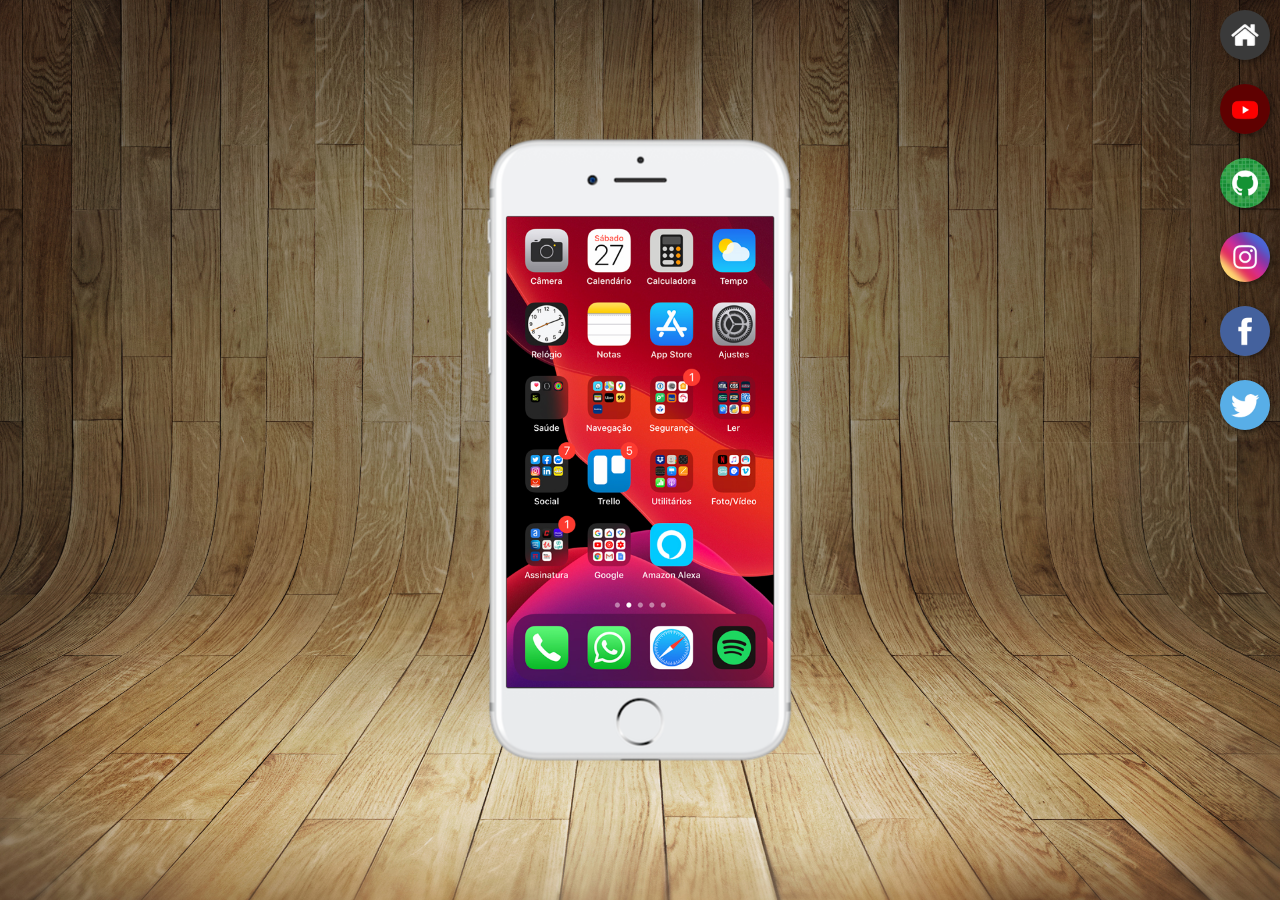
<file: index.html>
<!DOCTYPE html>
<html lang="pt-br">
<head>
    <meta charset="UTF-8">
    <meta name="viewport" content="width=device-width, initial-scale=1.0">
    <link rel="shortcut icon" href="favicon.ico" type="image/x-icon">
    <link rel="stylesheet" href="estilos/style.css">
    <title>Projeto Redes Sociais</title>
</head>
<body>
    <main>
        <section id="telefone">
            <iframe src="home.html" name="tela" id="tela" frameborder="0">
                Seu navegador não é compativel com isso.
            </iframe>
        </section>

        <section id="redes-sociais">  
            <a href="home.html" target="tela"><img src="imagens/logo-home.jpg" alt="Home"></a><br>
            <a href="youtube.html" target="tela"><img src="imagens/logo-youtube.jpg" alt="Youtube"></a><br>
            <a href="github.html" target="tela"><img src="imagens/logo-github.jpg" alt="Github"></a><br>
            <a href="instagram.html" target="tela"><img src="imagens/logo-instagram.jpg" alt="Instagram"></a><br>
            <a href="facebook.html" target="tela"><img src="imagens/logo-facebook.jpg" alt="Facebook"></a><br>
            <a href="twitter.html" target="tela"><img src="imagens/logo-twitter.jpg" alt="Twitter"></a>
        
        </section>
    </main>
</body>
</html>
</file>
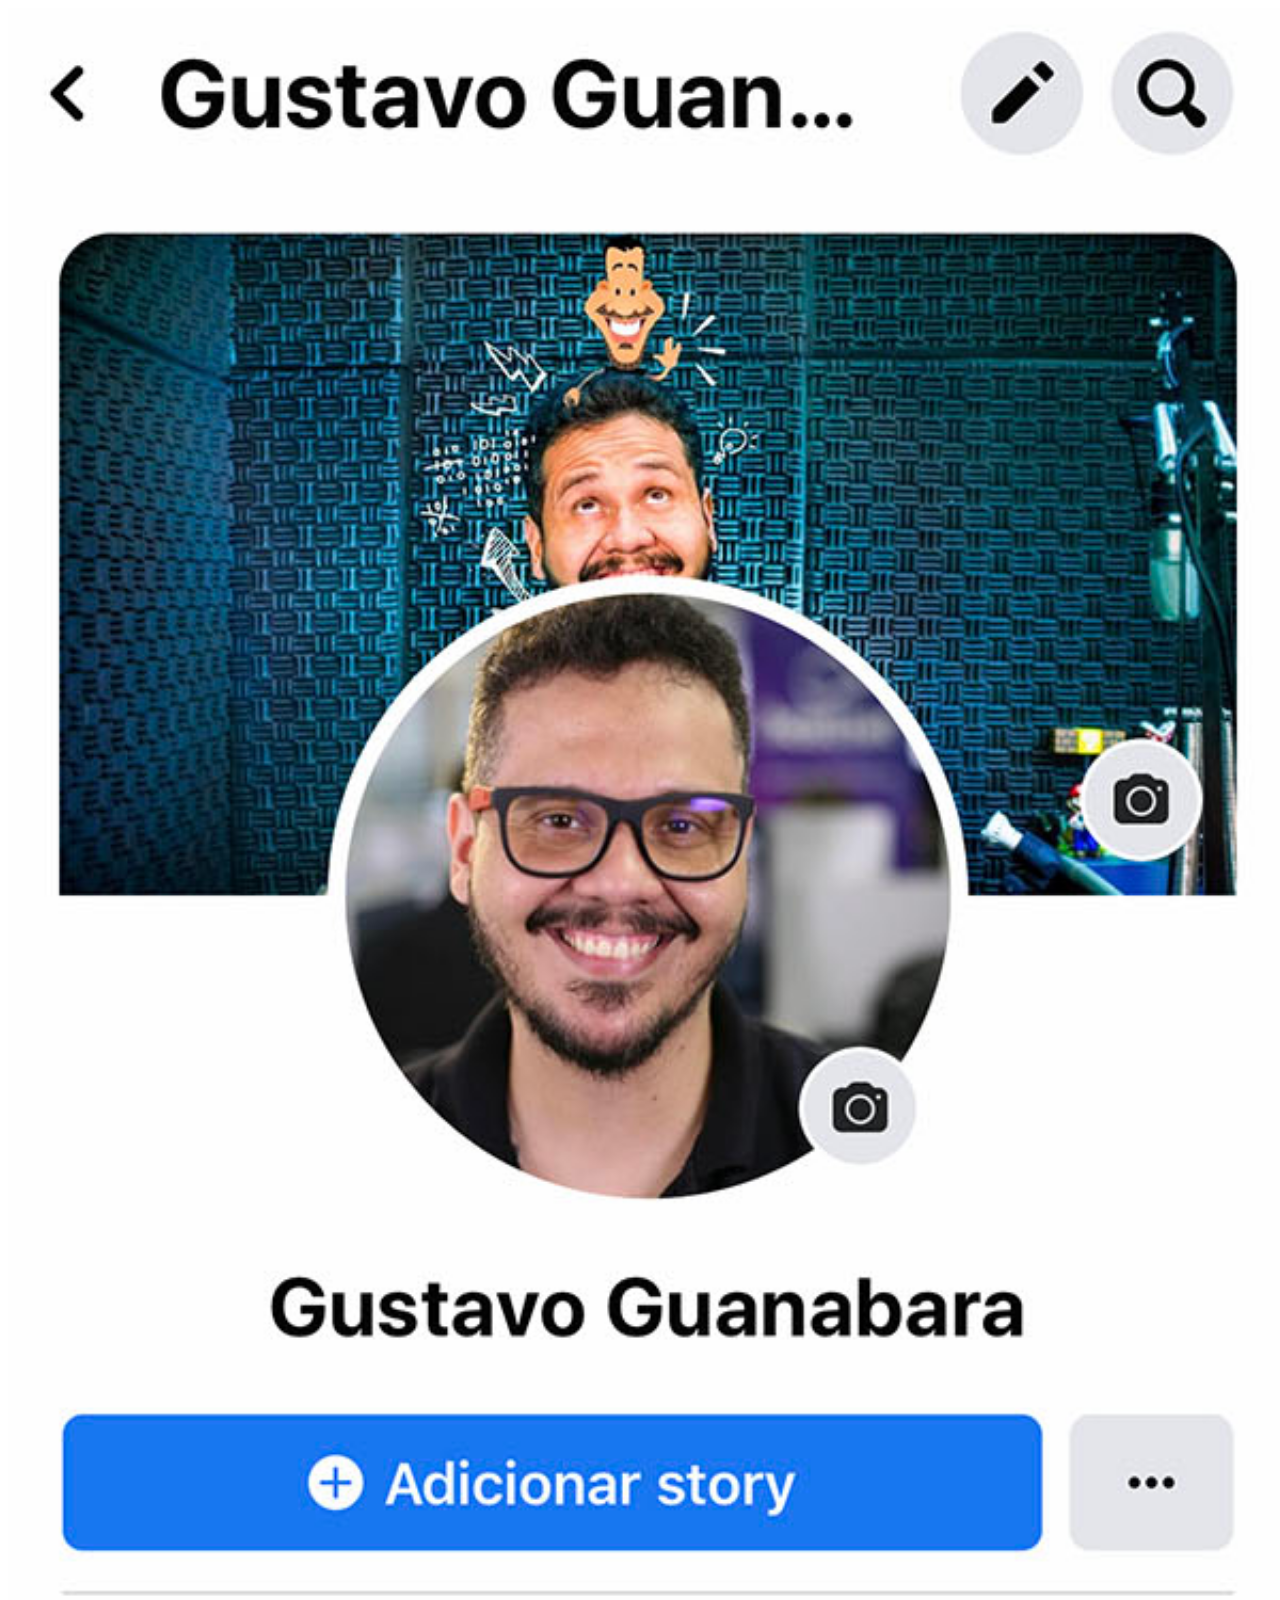
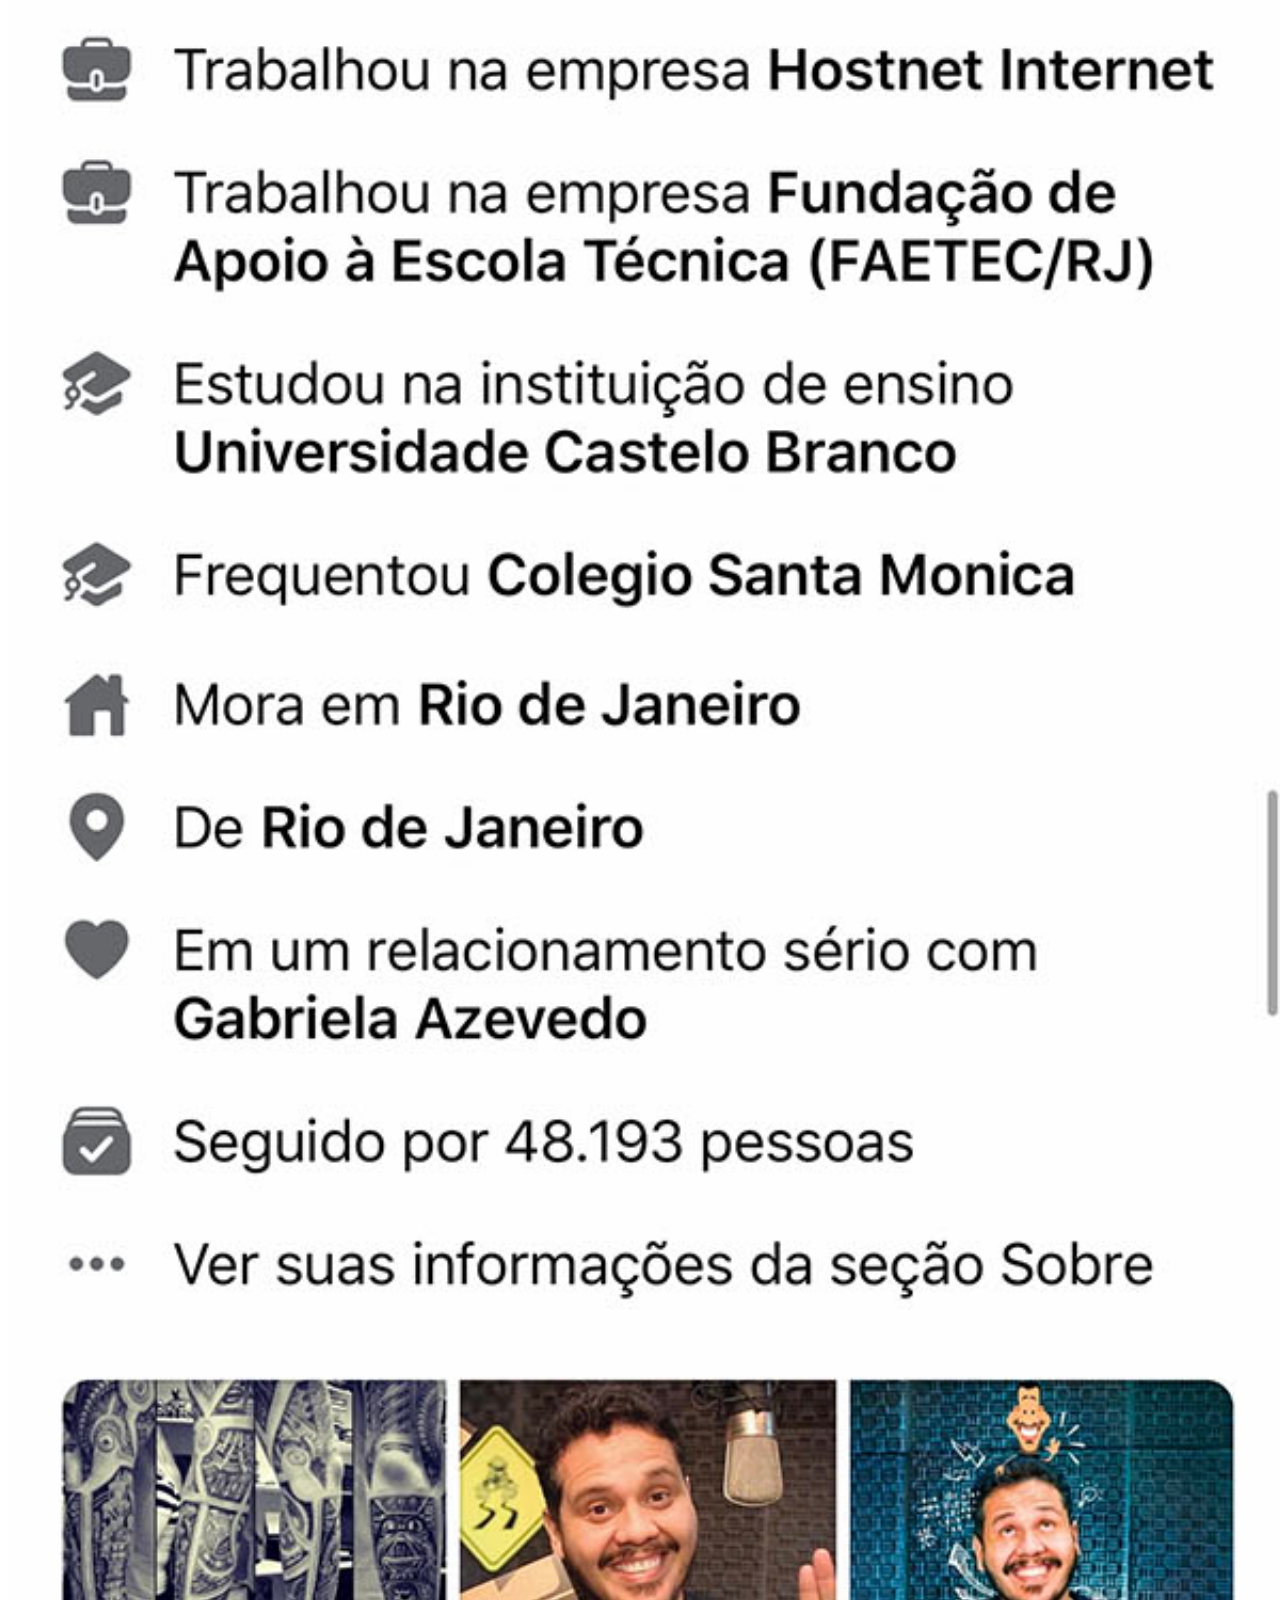
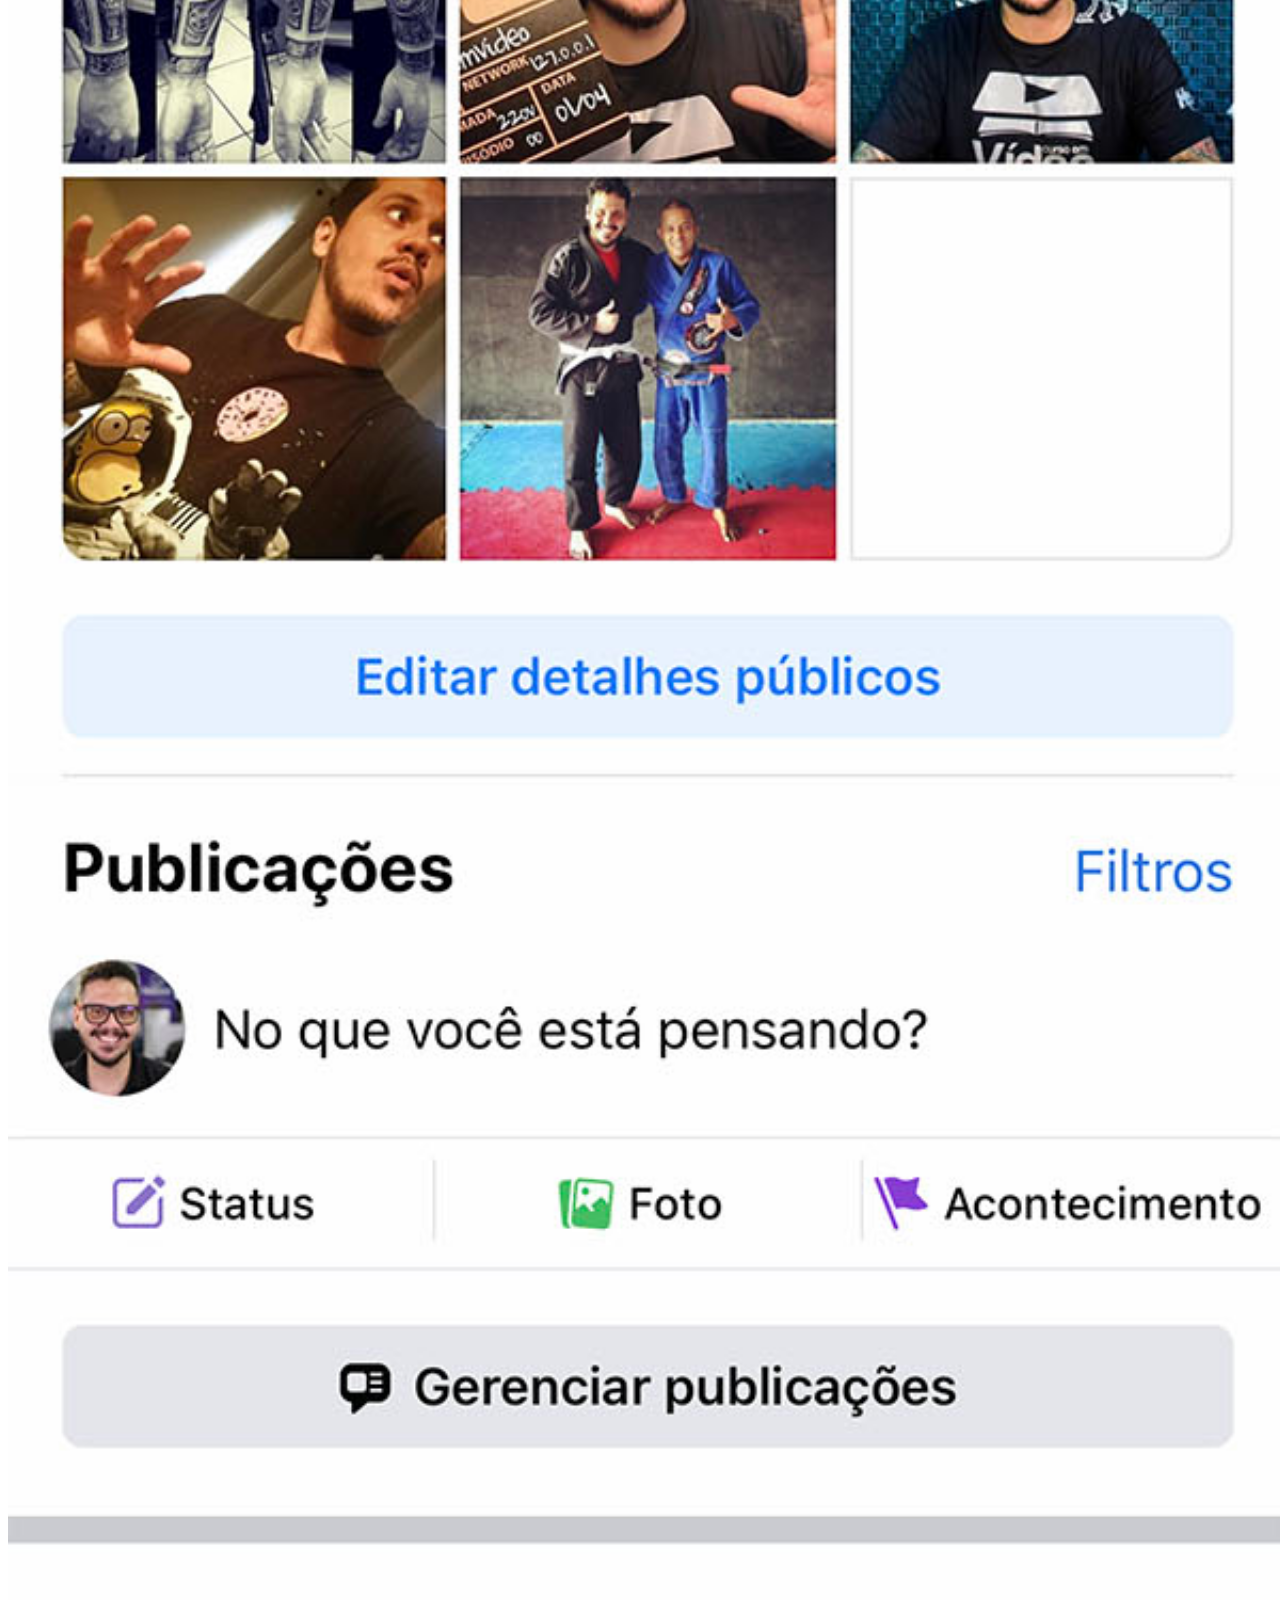
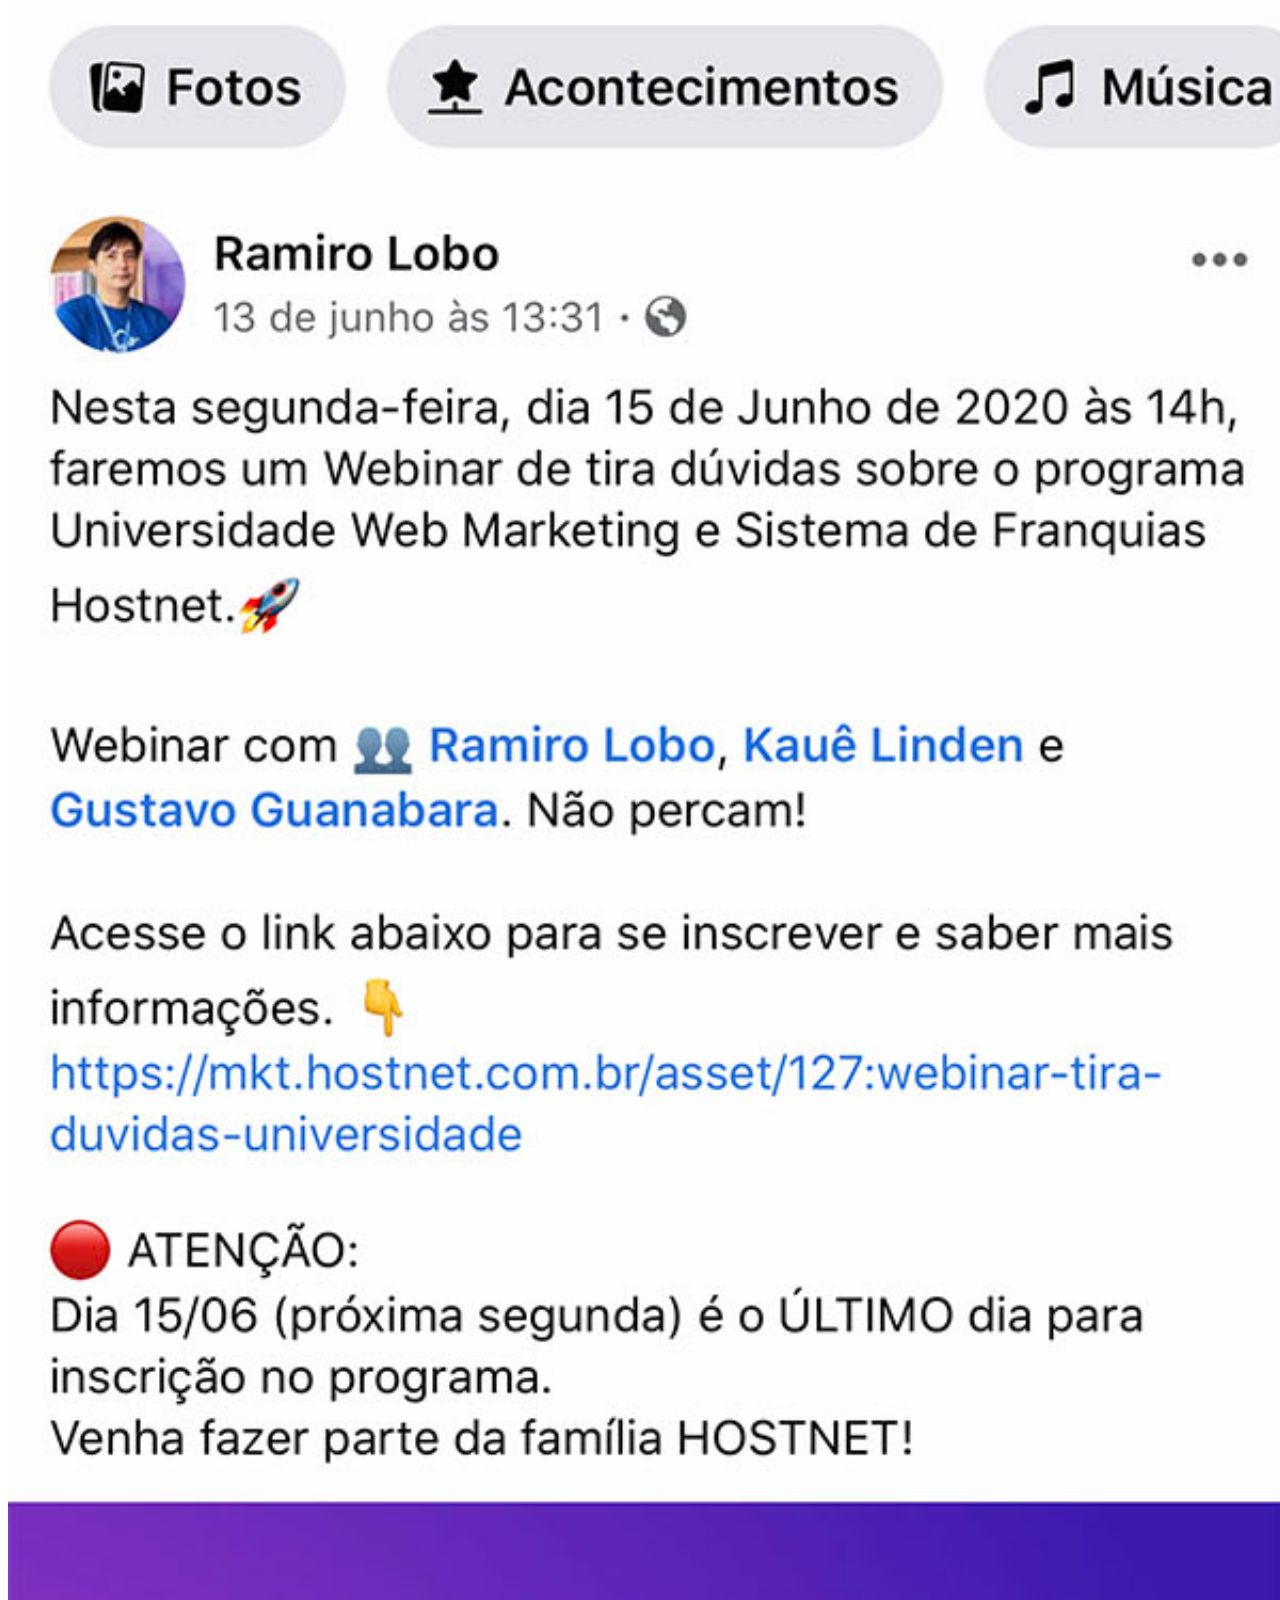
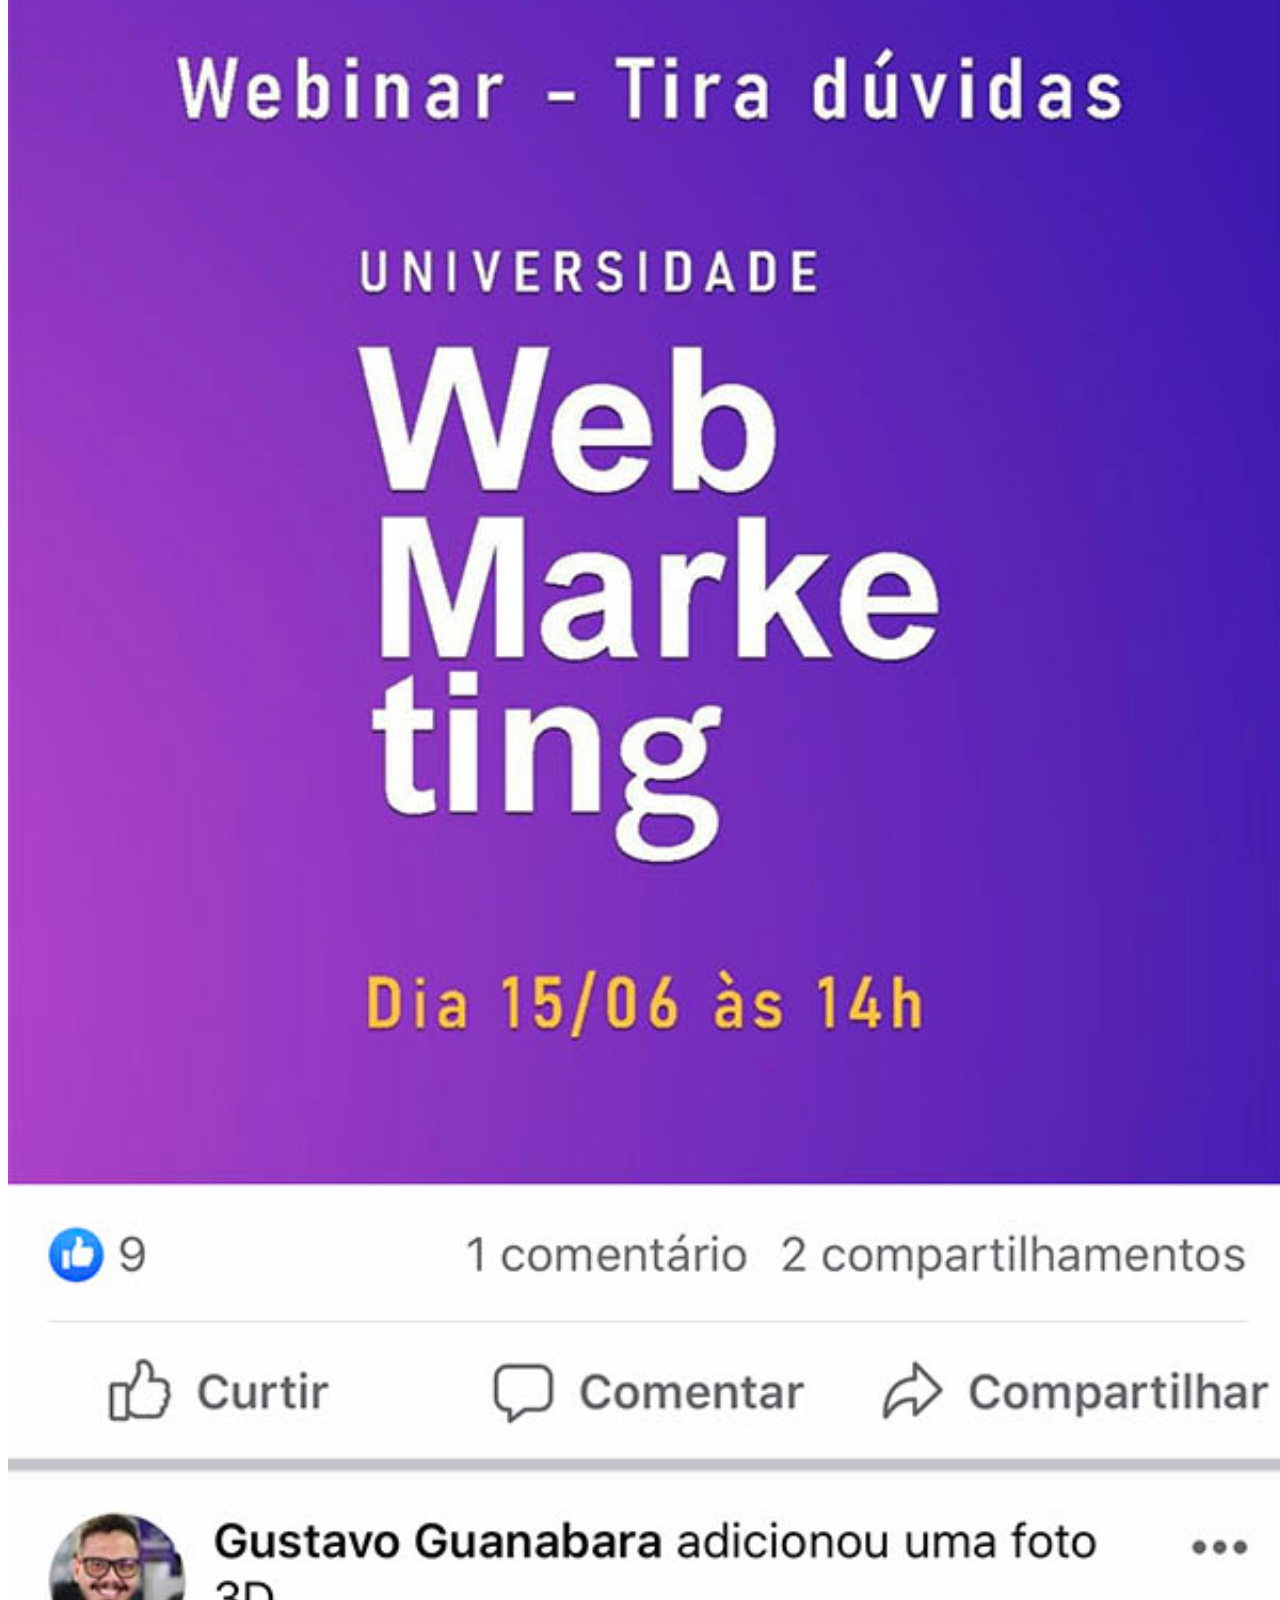
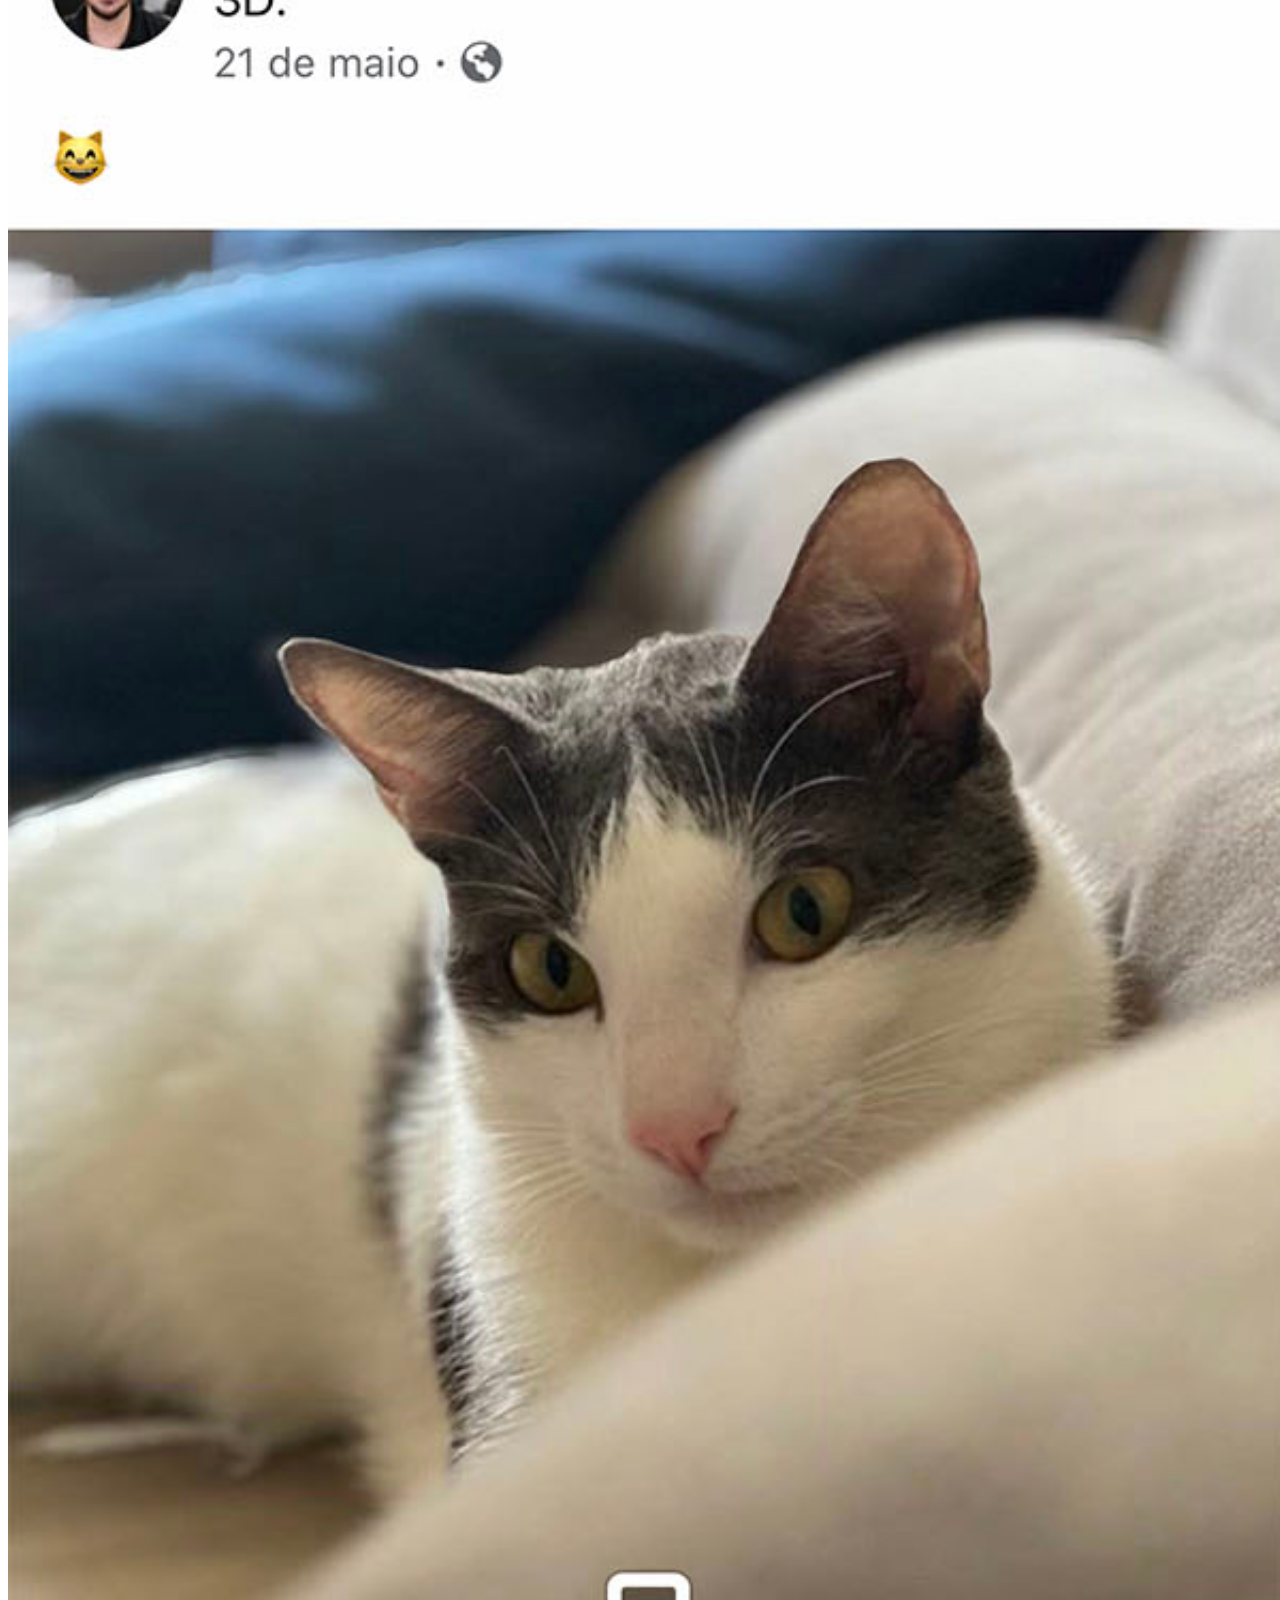
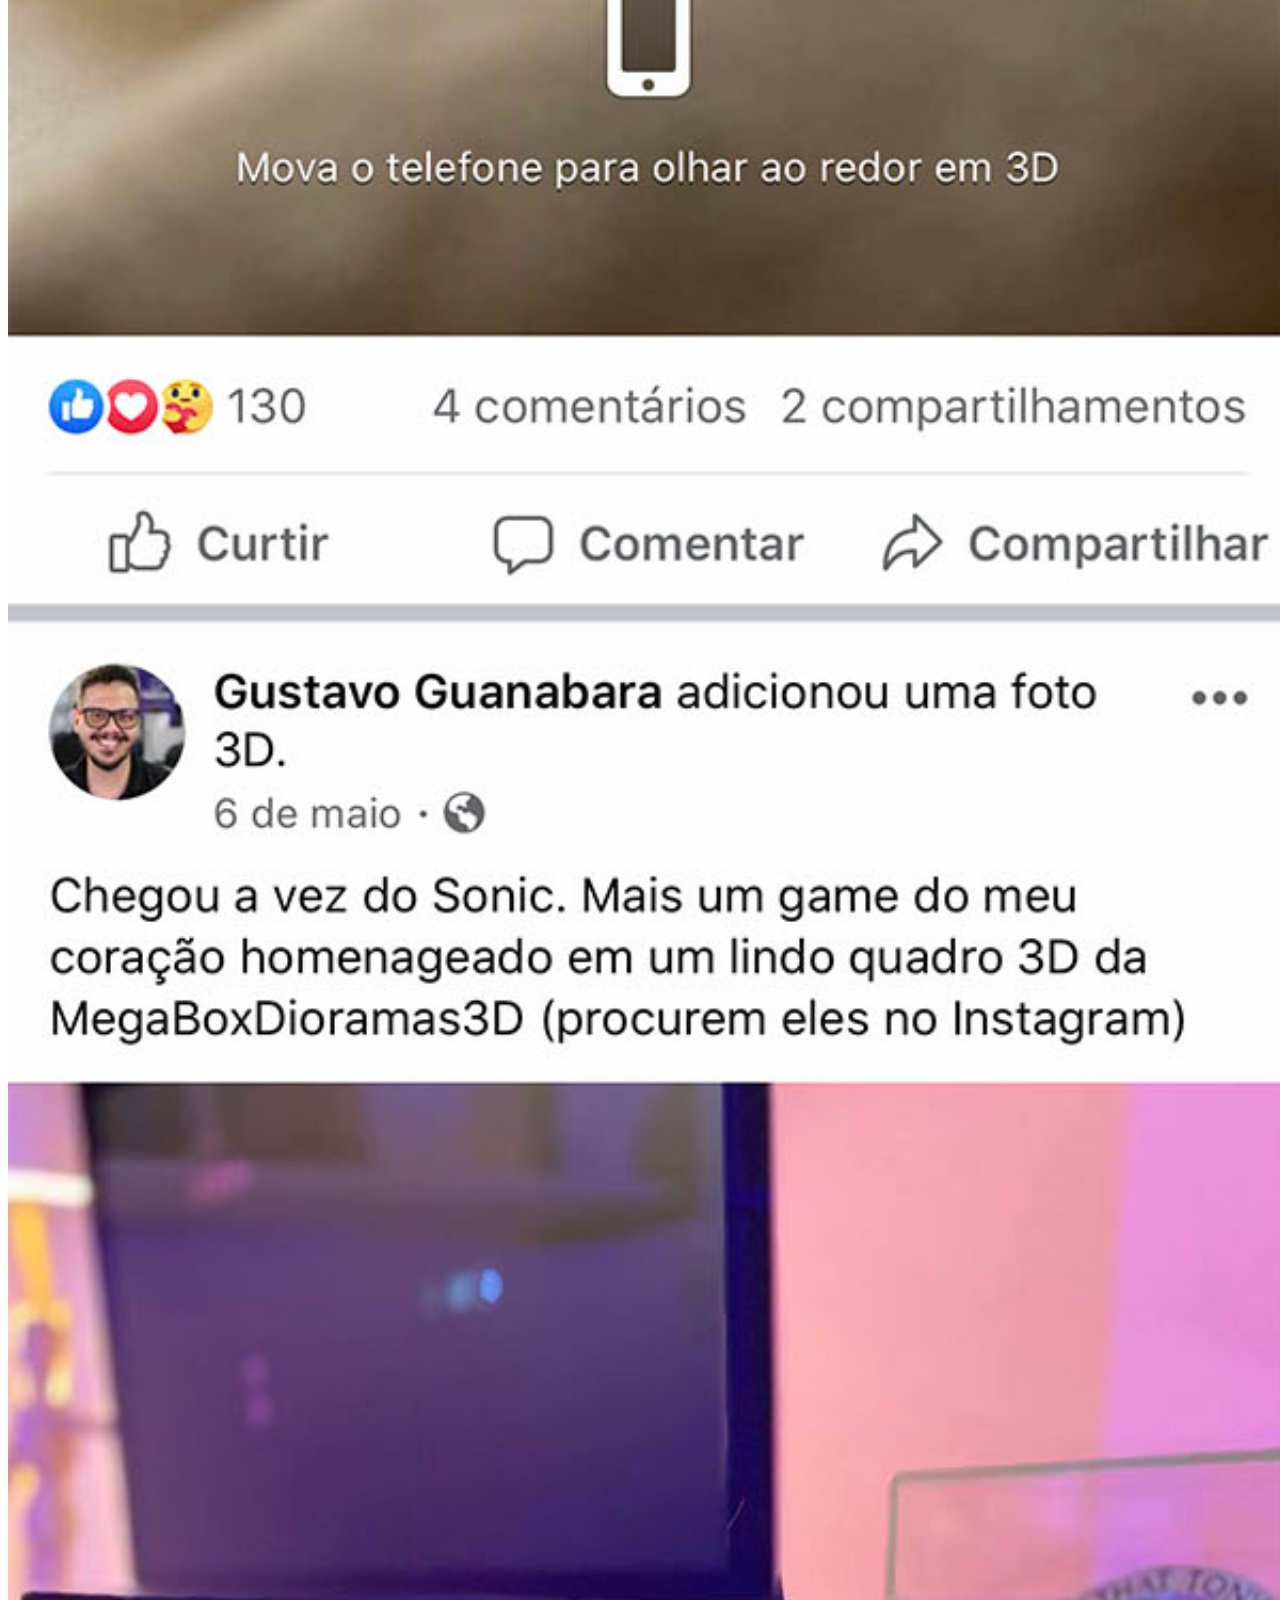
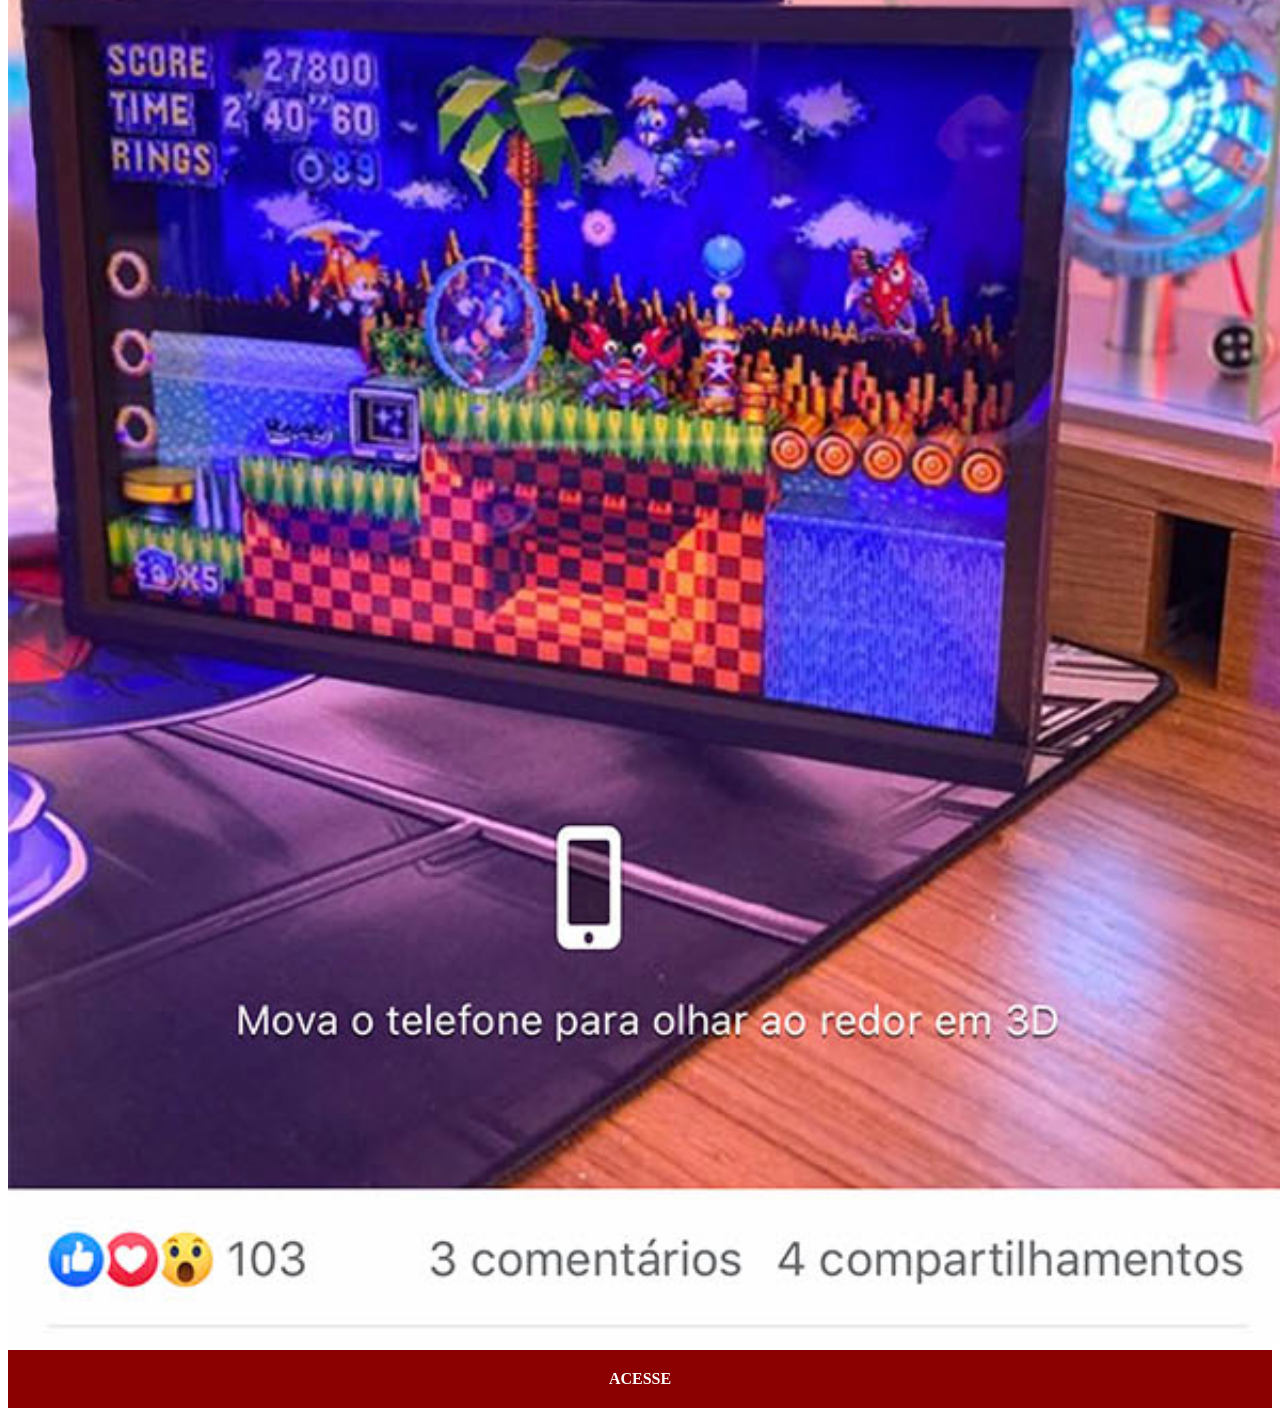
<file: facebook.html>
<!DOCTYPE html>
<html lang="en">
<head>
    <meta charset="UTF-8">
    <meta name="viewport" content="width=device-width, initial-scale=1.0">
    <title>Facebook</title>
    <link rel="stylesheet" href="estilos/social.css">
</head>
<body>
    <img src="imagens/tela-facebook.jpg" alt="Facebook">
    <a href="https://www.facebook.com/gustavoguanabara/?locale=pt_BR" target="_blank">ACESSE</a>
    
</body>
</html>
</file>
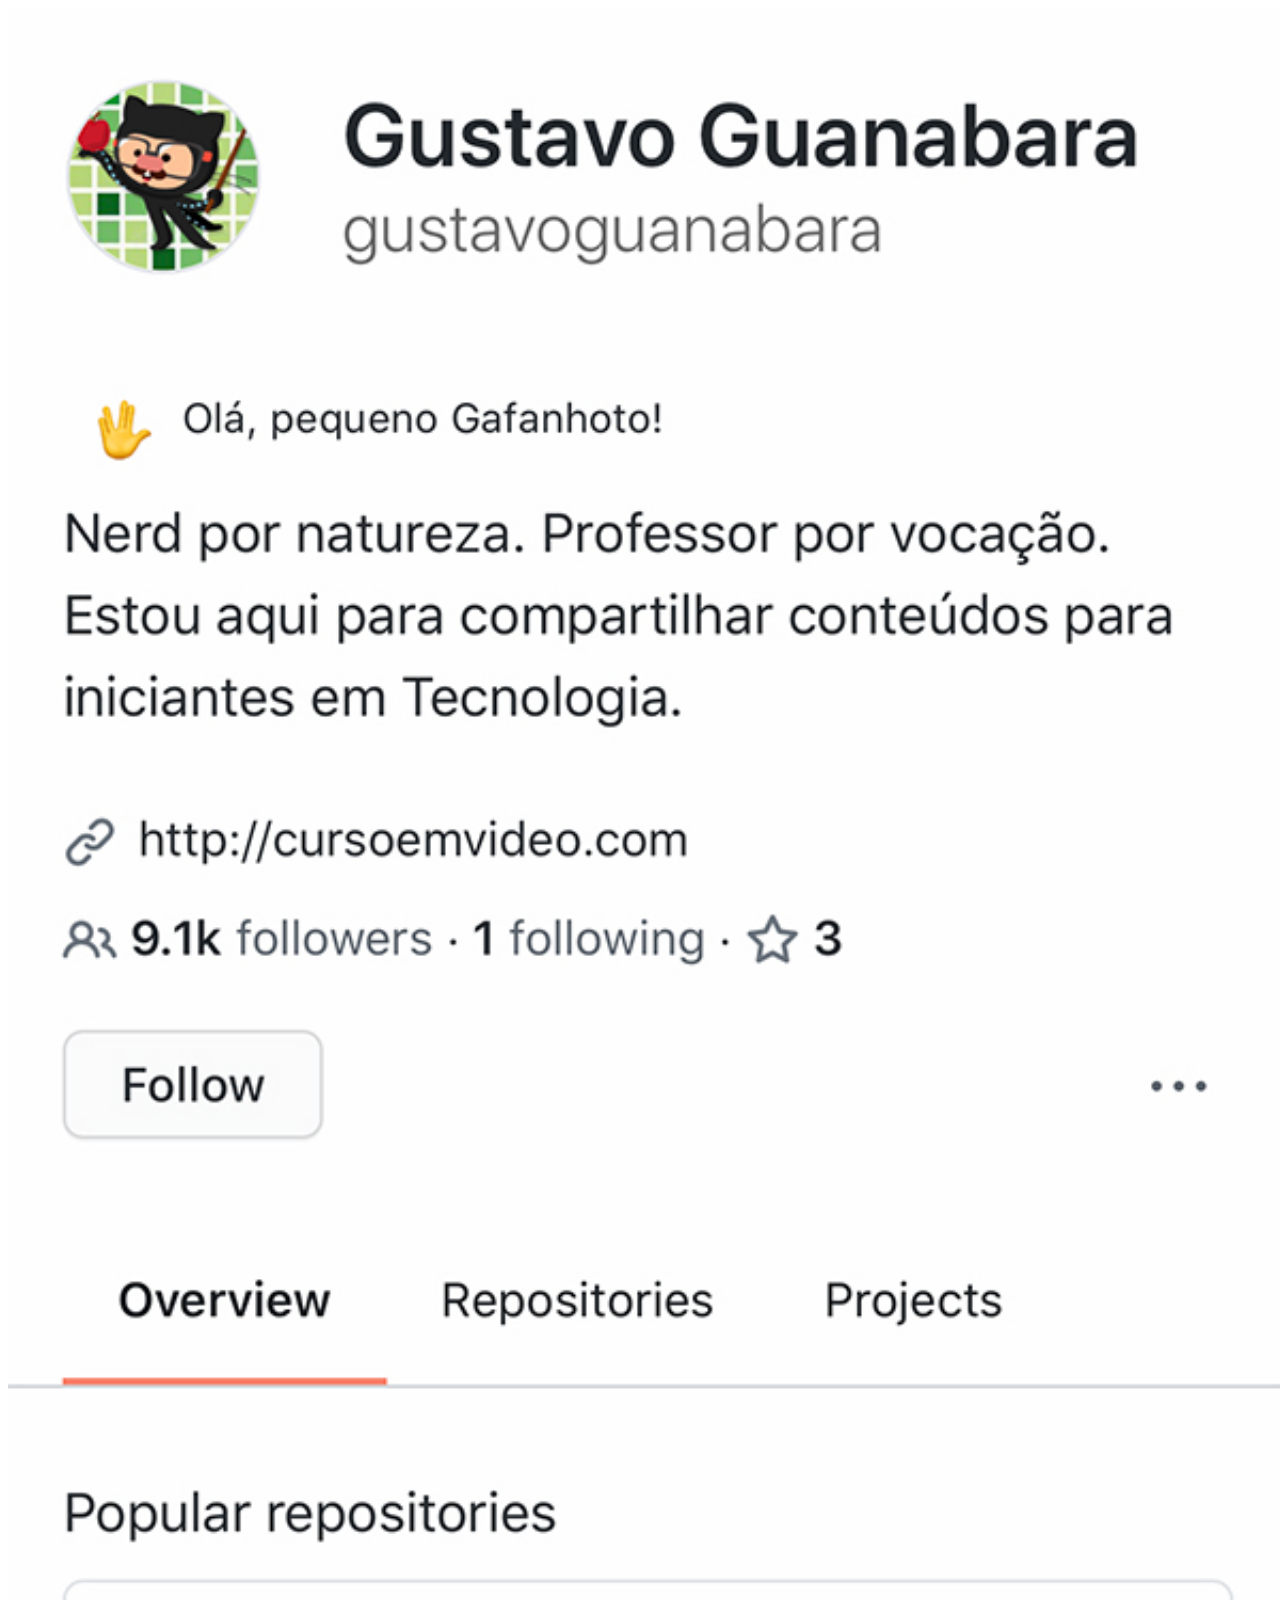
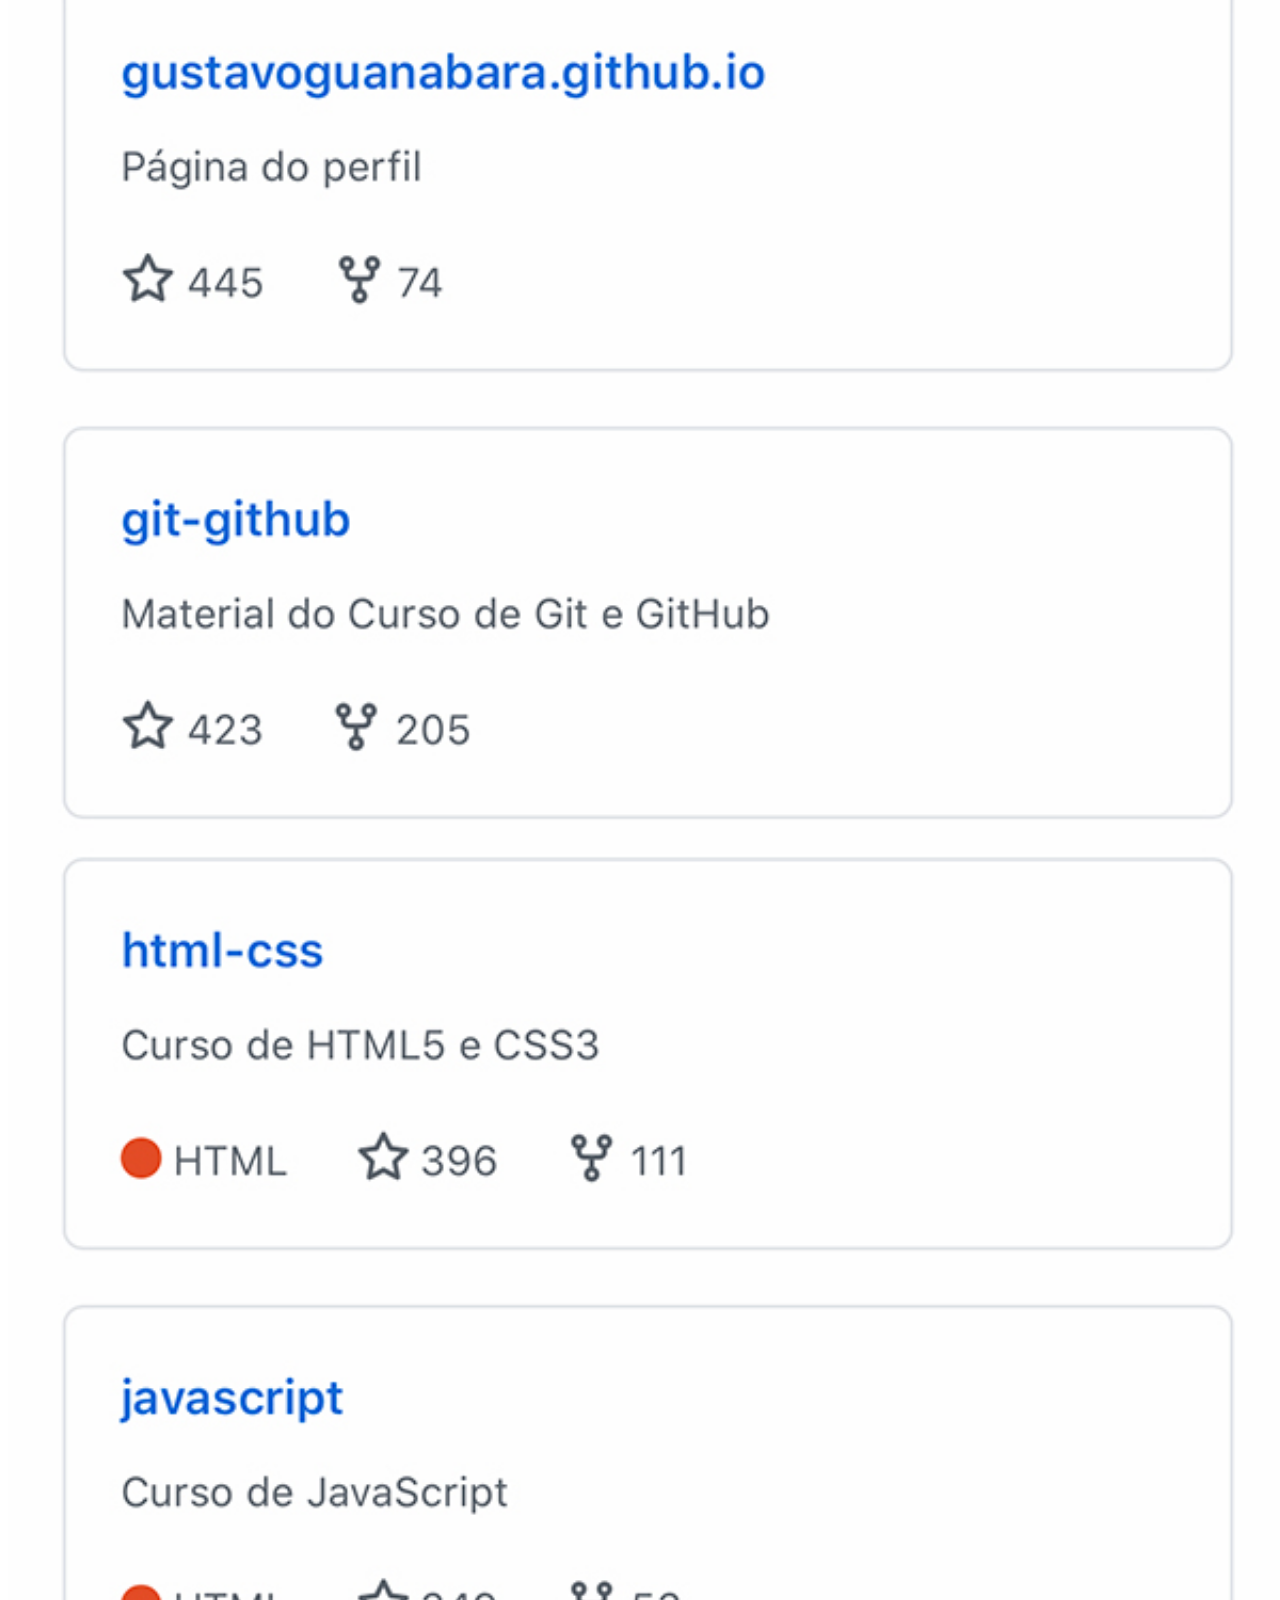
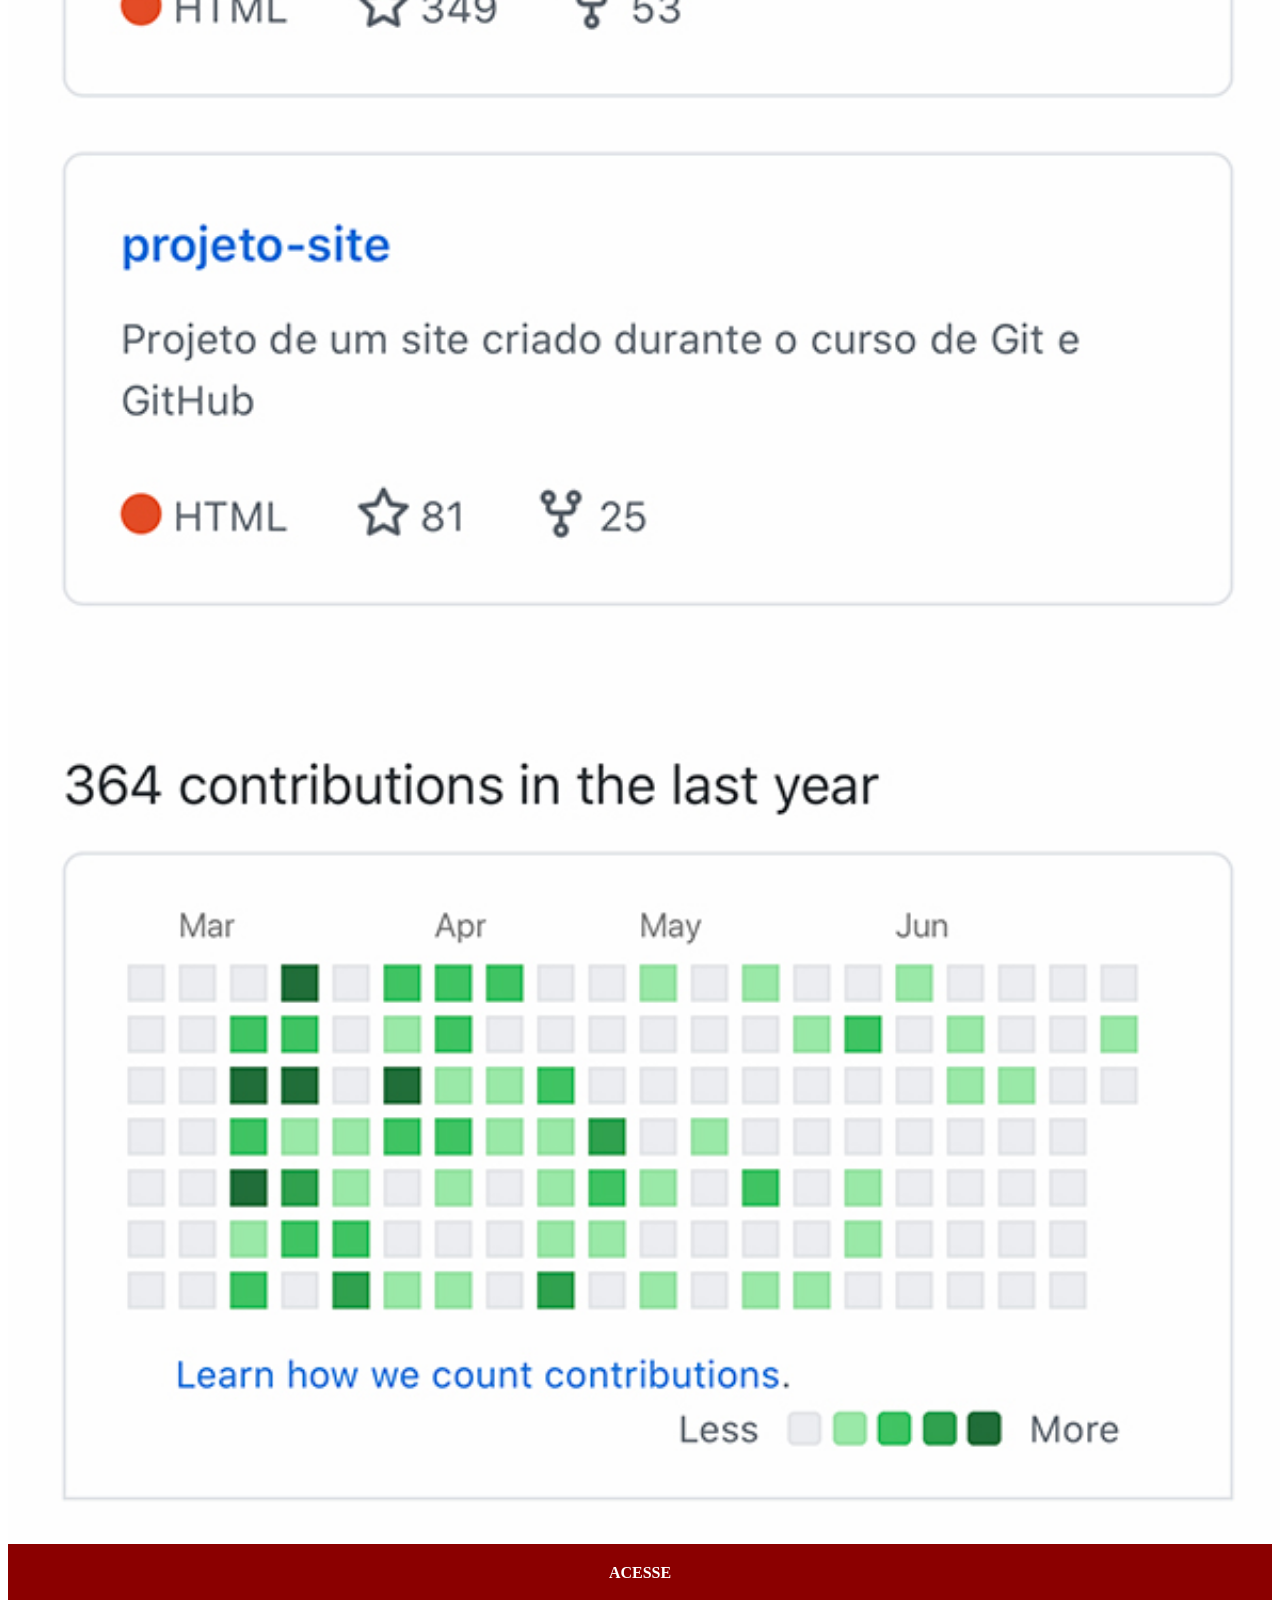
<file: github.html>
<!DOCTYPE html>
<html lang="pt-br">
<head>
    <meta charset="UTF-8">
    <meta name="viewport" content="width=device-width, initial-scale=1.0">
    <title>Github</title>
    <link rel="stylesheet" href="estilos/social.css">

</head>
<body>
    <img src="imagens/tela-github.jpg" alt="Github">
    <a href="https://github.com/gustavoguanabara" target="_blank">ACESSE</a>
    
</body>
</html>
</file>
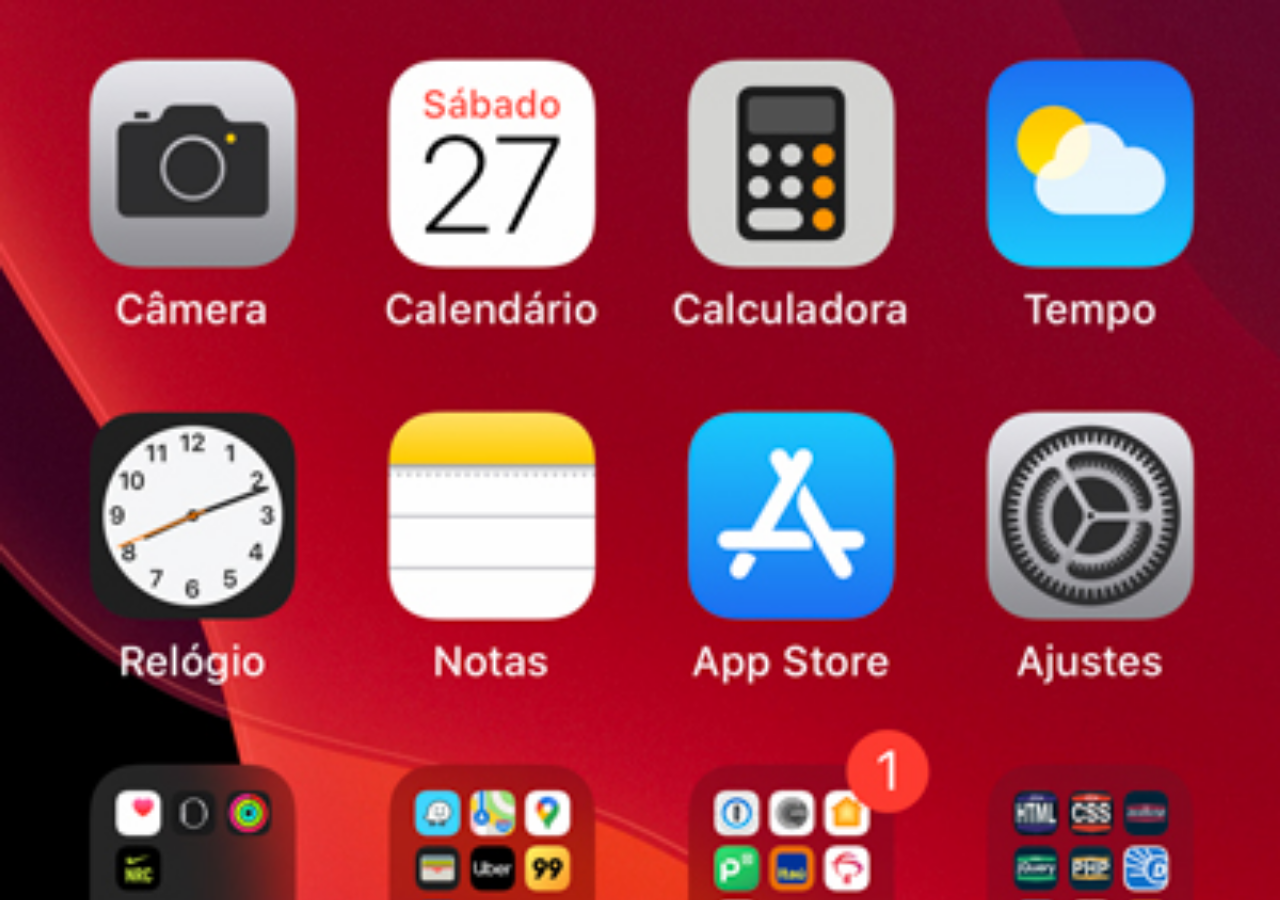
<file: home.html>
<!DOCTYPE html>
<html lang="pt-br">
<head>
    <meta charset="UTF-8">
    <meta name="viewport" content="width=device-width, initial-scale=1.0">
    <title>Home</title>
</head>
<style>
    *{ 
        margin: 0px;
        padding: 0px;
    }
    body{
        width: 100vw;
        height: 100vh;
        background: black url('imagens/tela-home.jpg') no-repeat top center;
        background-size: cover;
    }
</style>

<body>
    
</body>
</html>
</file>
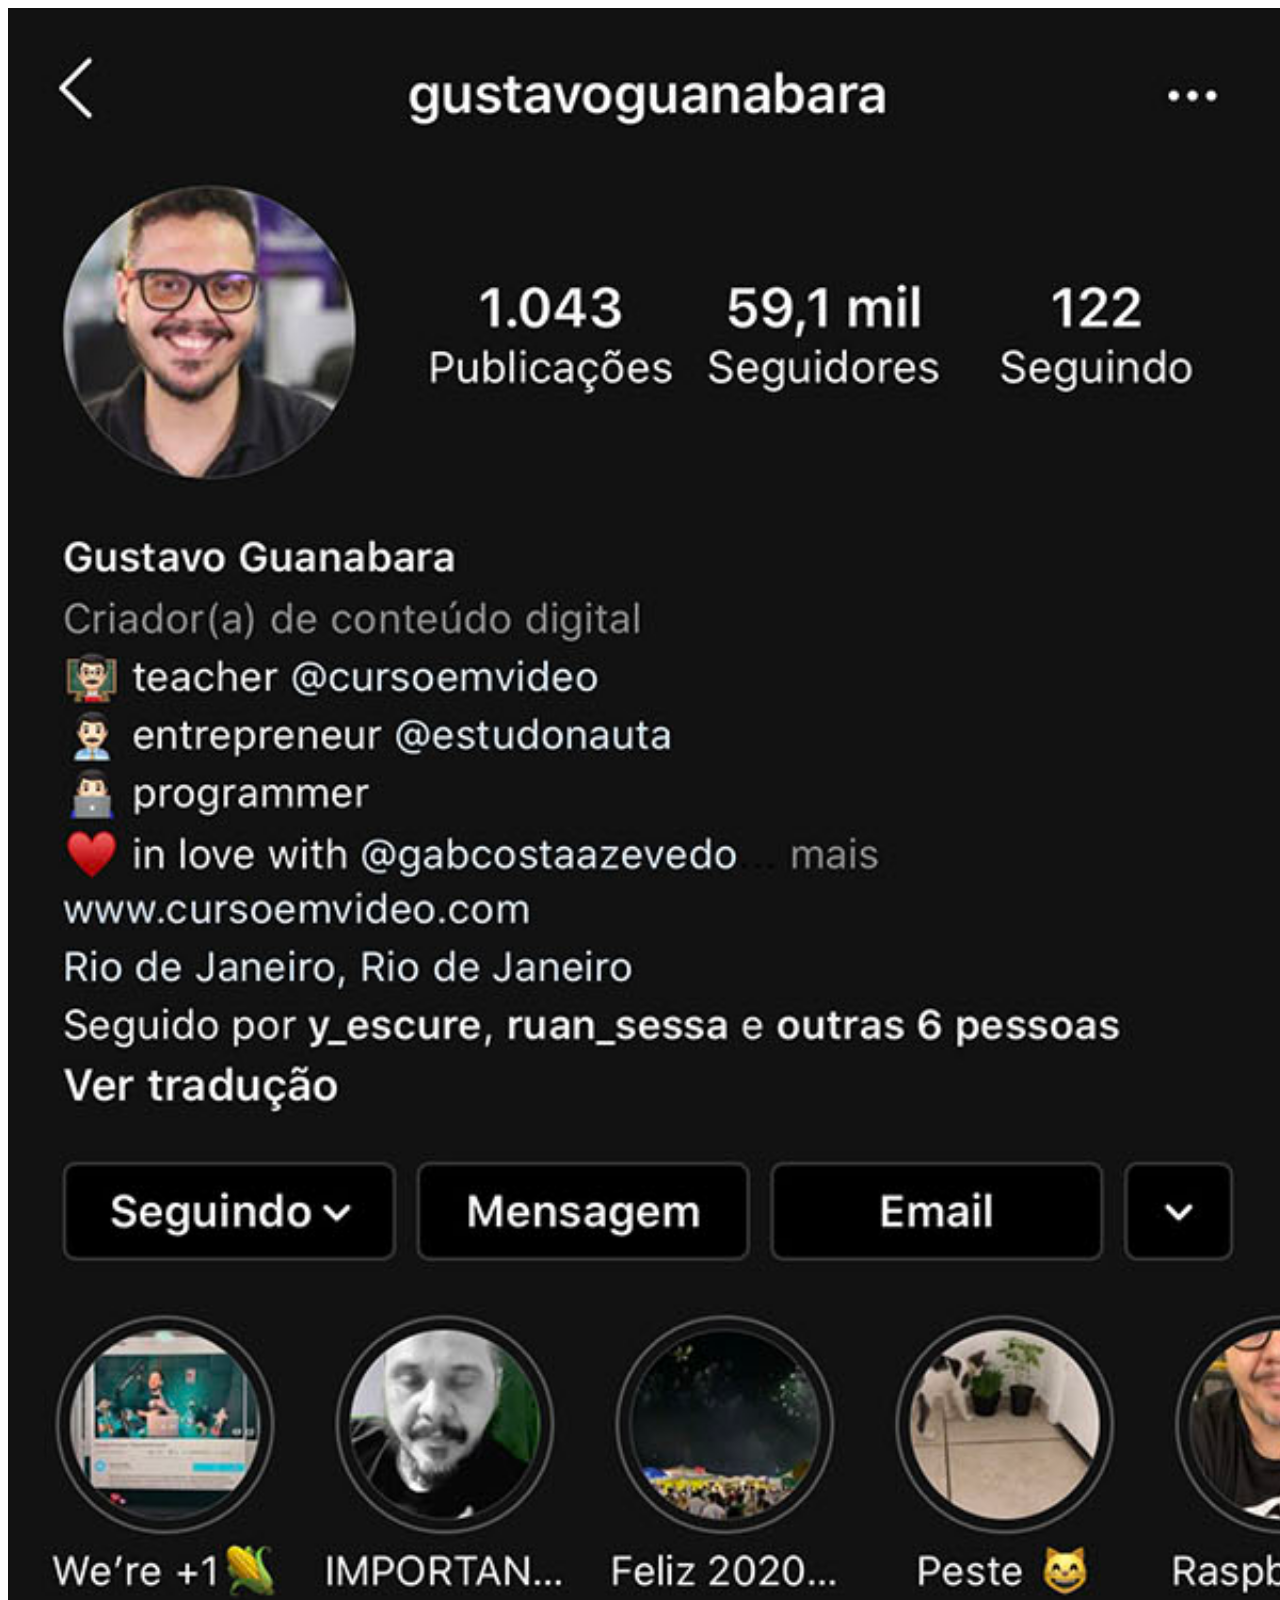
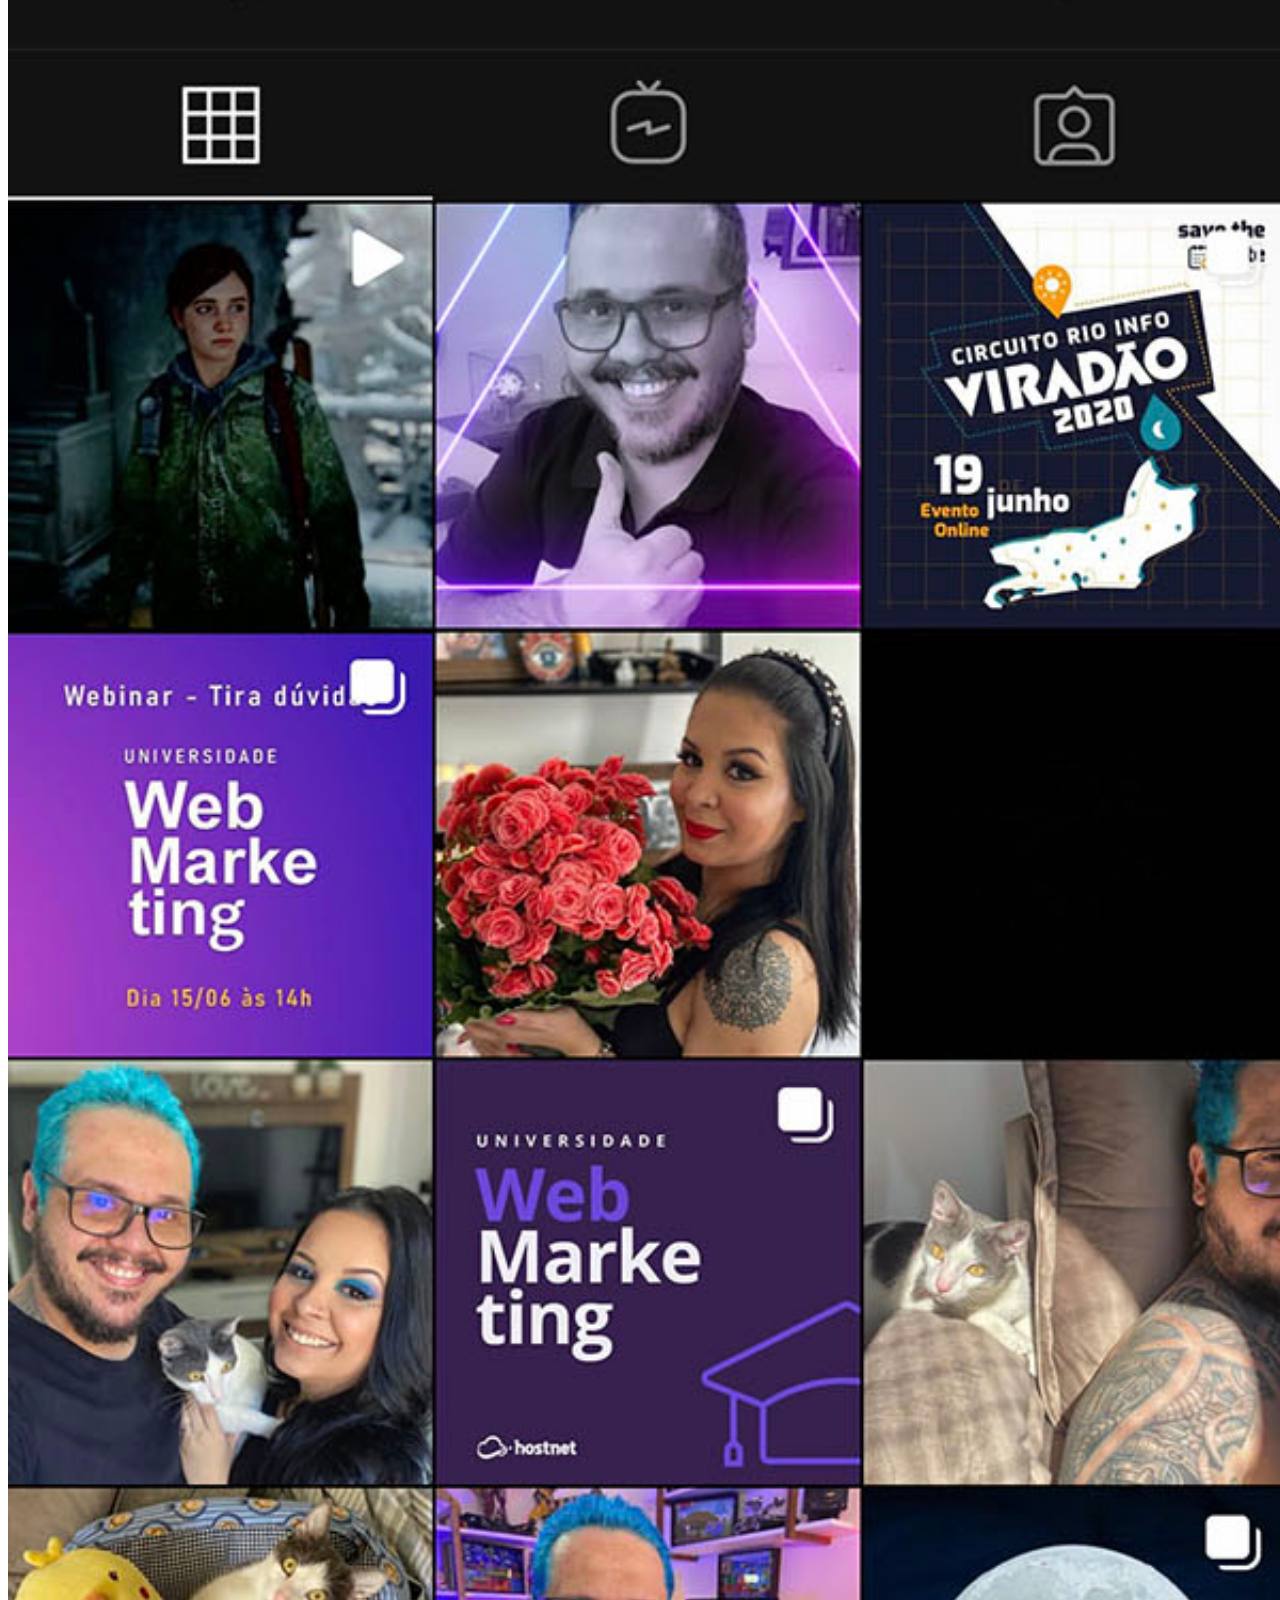
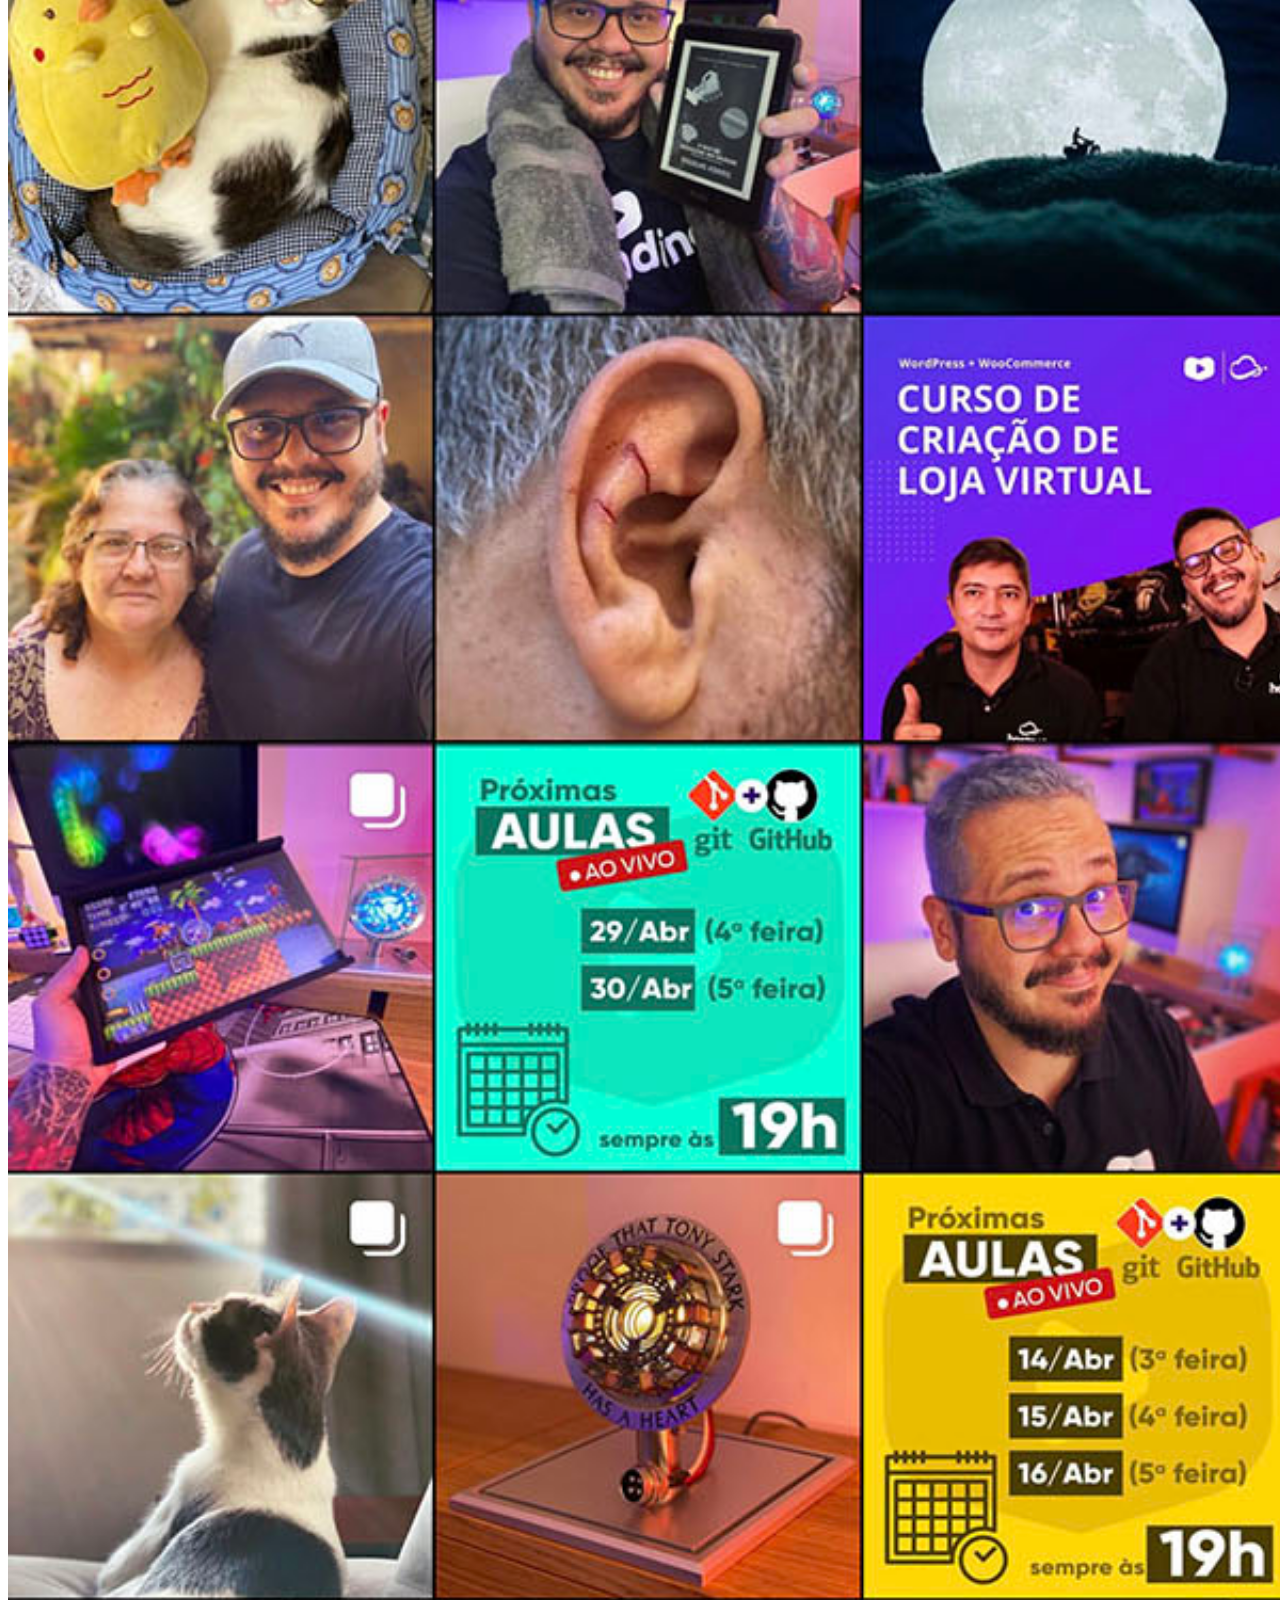
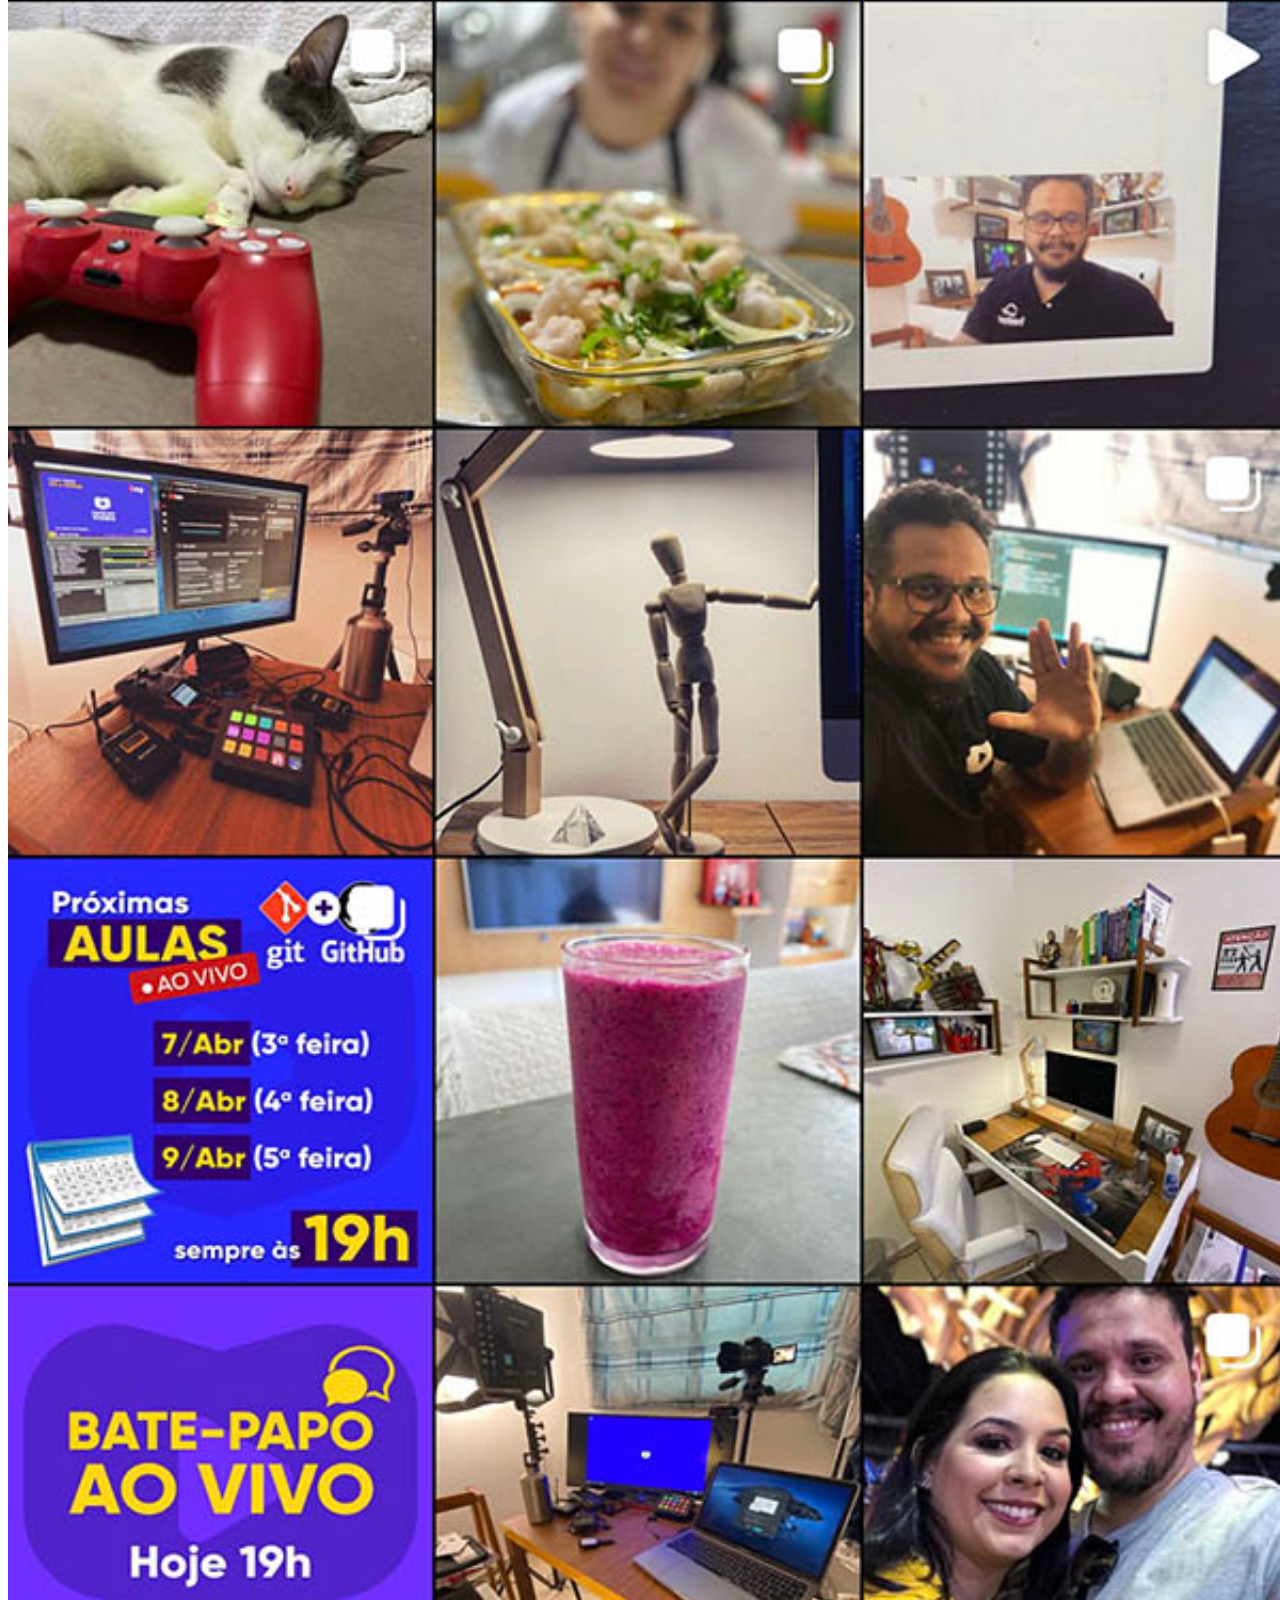
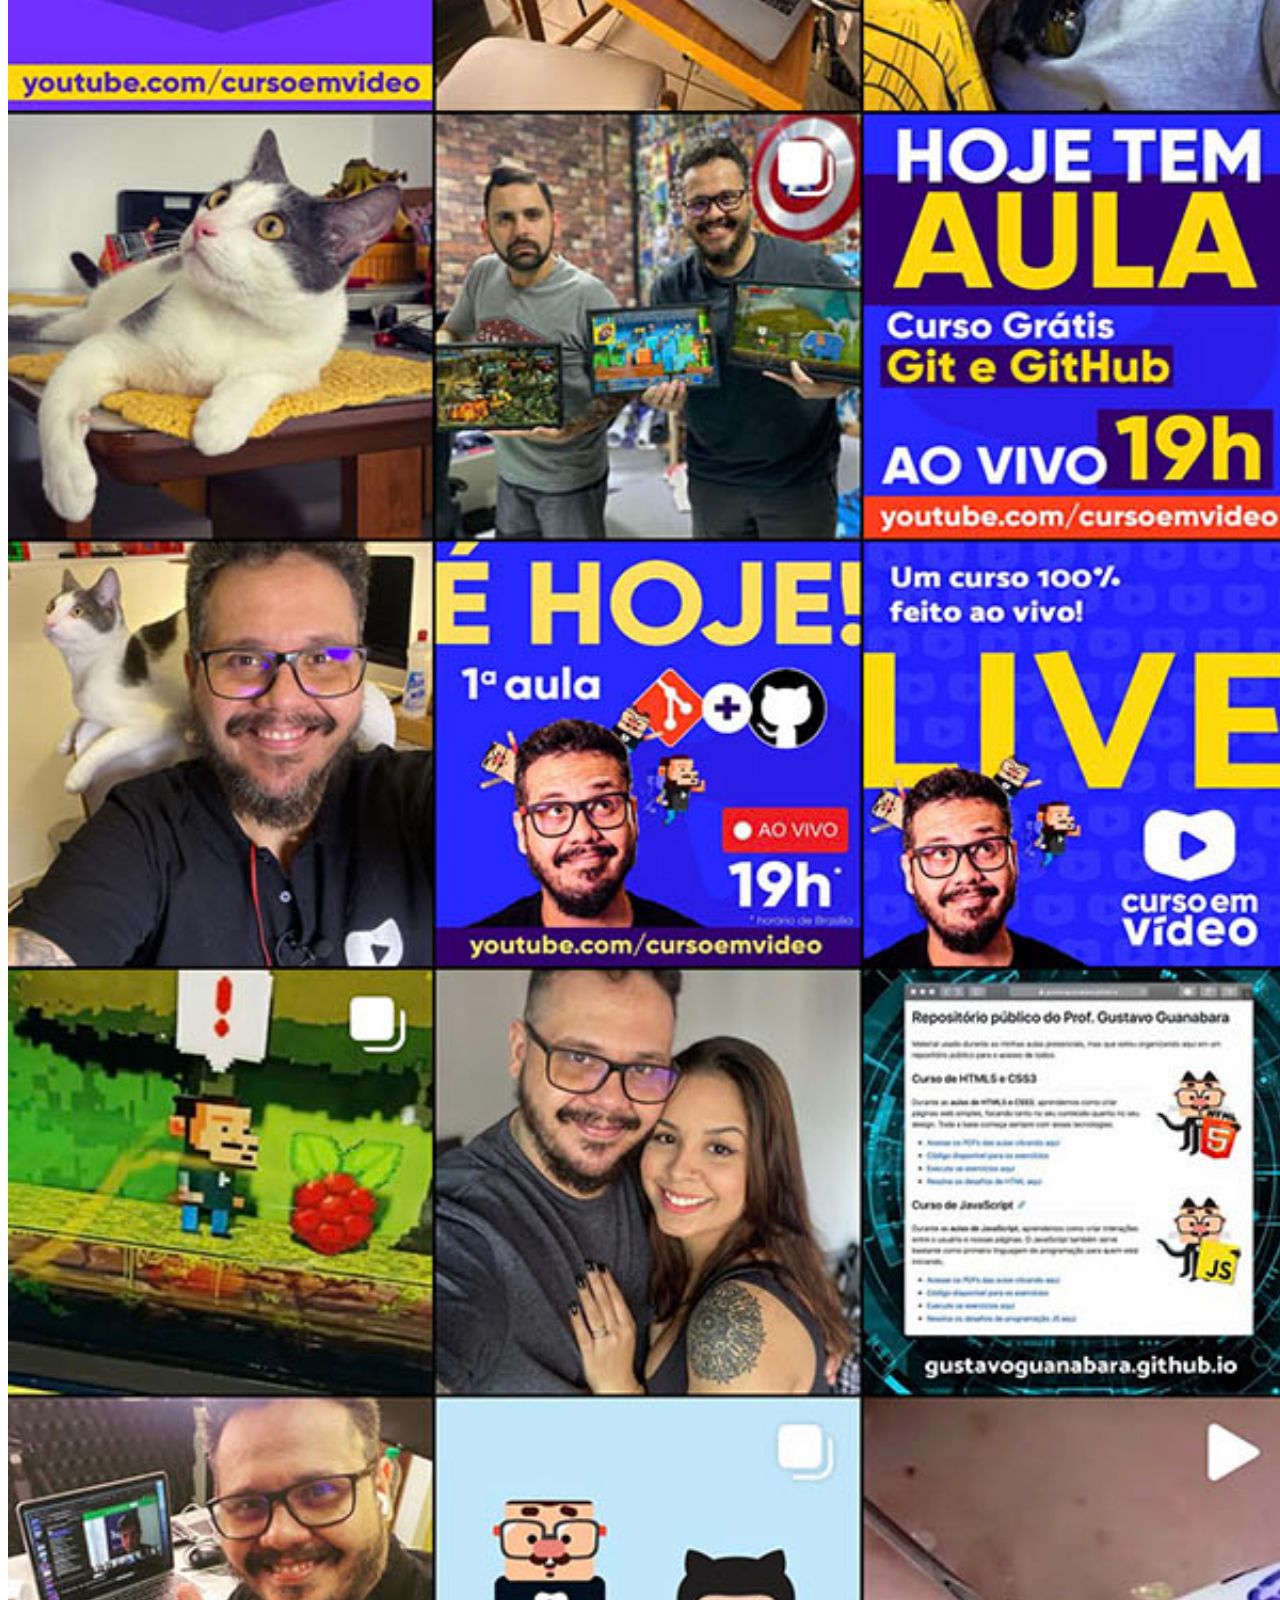
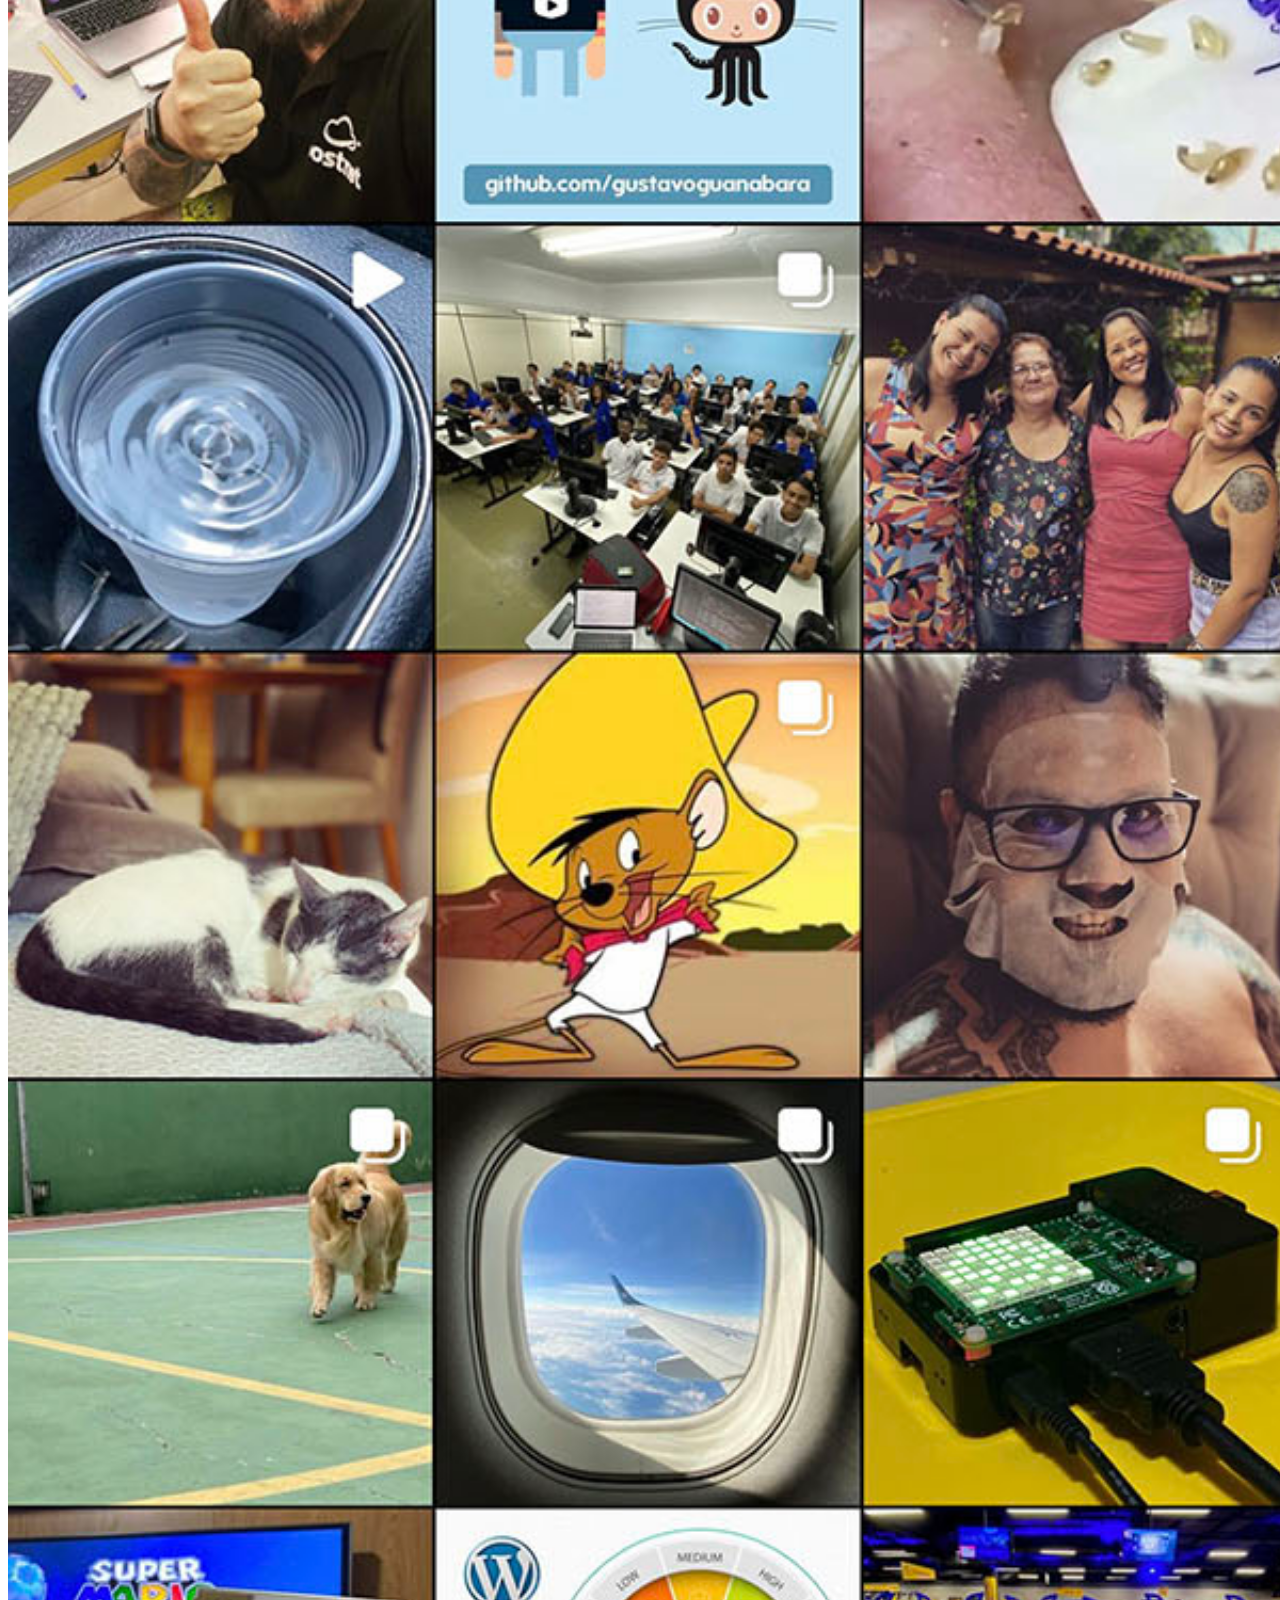
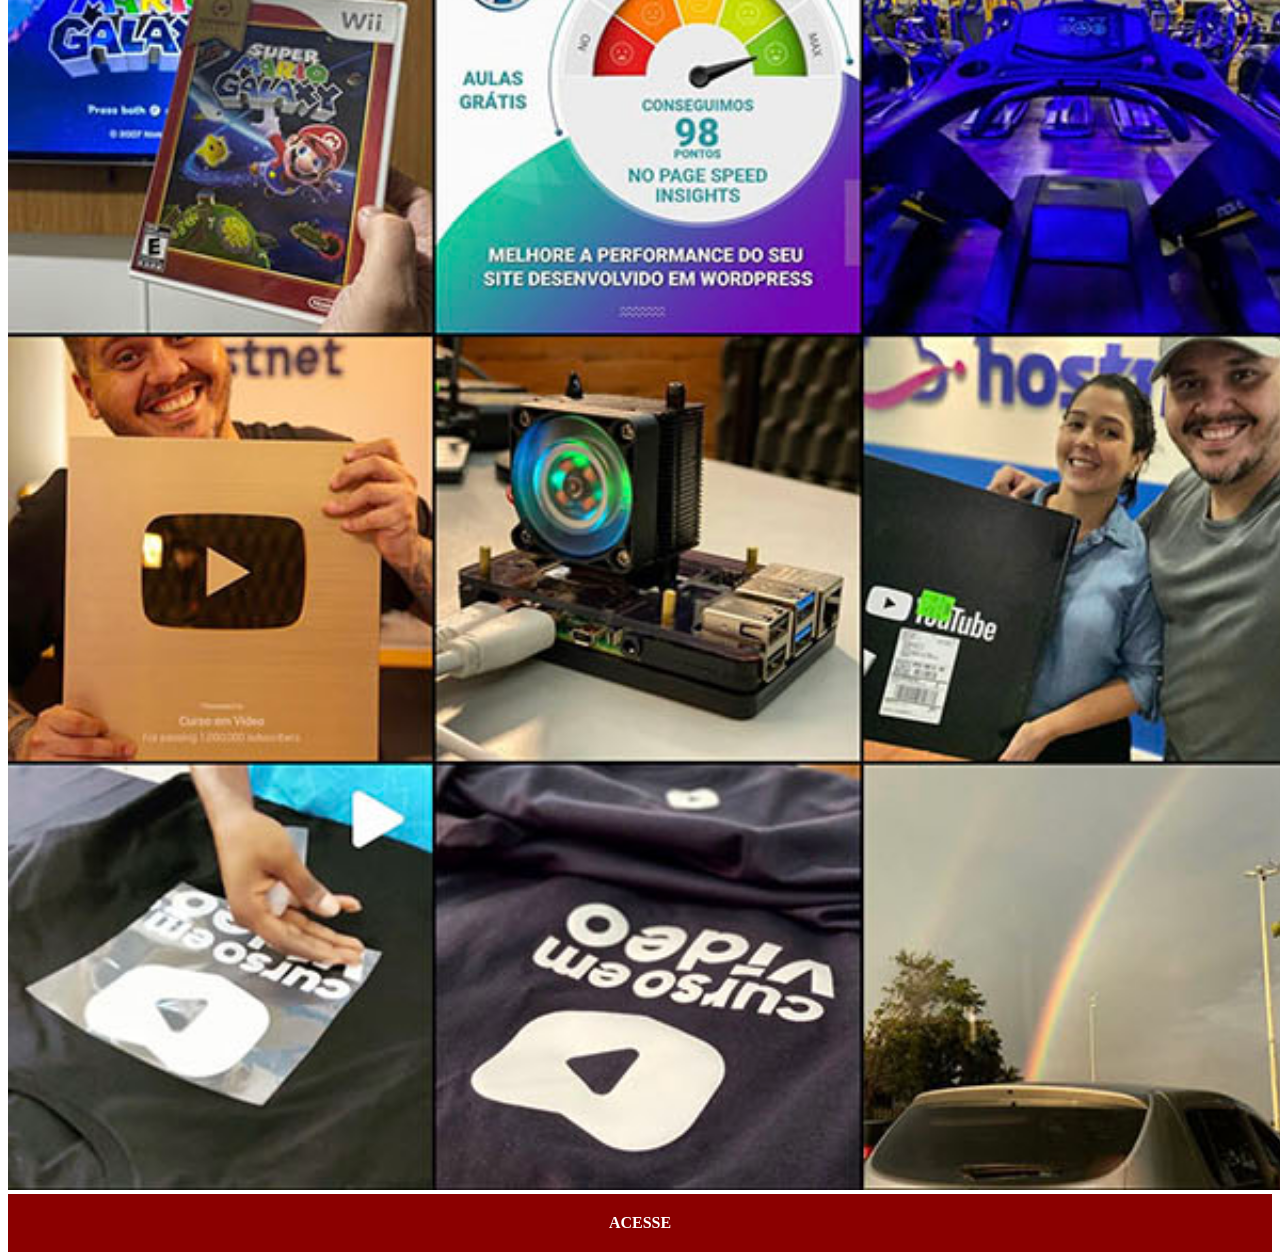
<file: instagram.html>
<!DOCTYPE html>
<html lang="pt-br">
<head>
    <meta charset="UTF-8">
    <meta name="viewport" content="width=device-width, initial-scale=1.0">
    <title>Instagram</title>
    <link rel="stylesheet" href="estilos/social.css">
</head>
<body>
    <img src="imagens/tela-instagram.jpg" alt="Instagram">
    <a href="https://www.instagram.com/gustavoguanabara/" target="_blank">ACESSE</a>
</body>
</html>
</file>
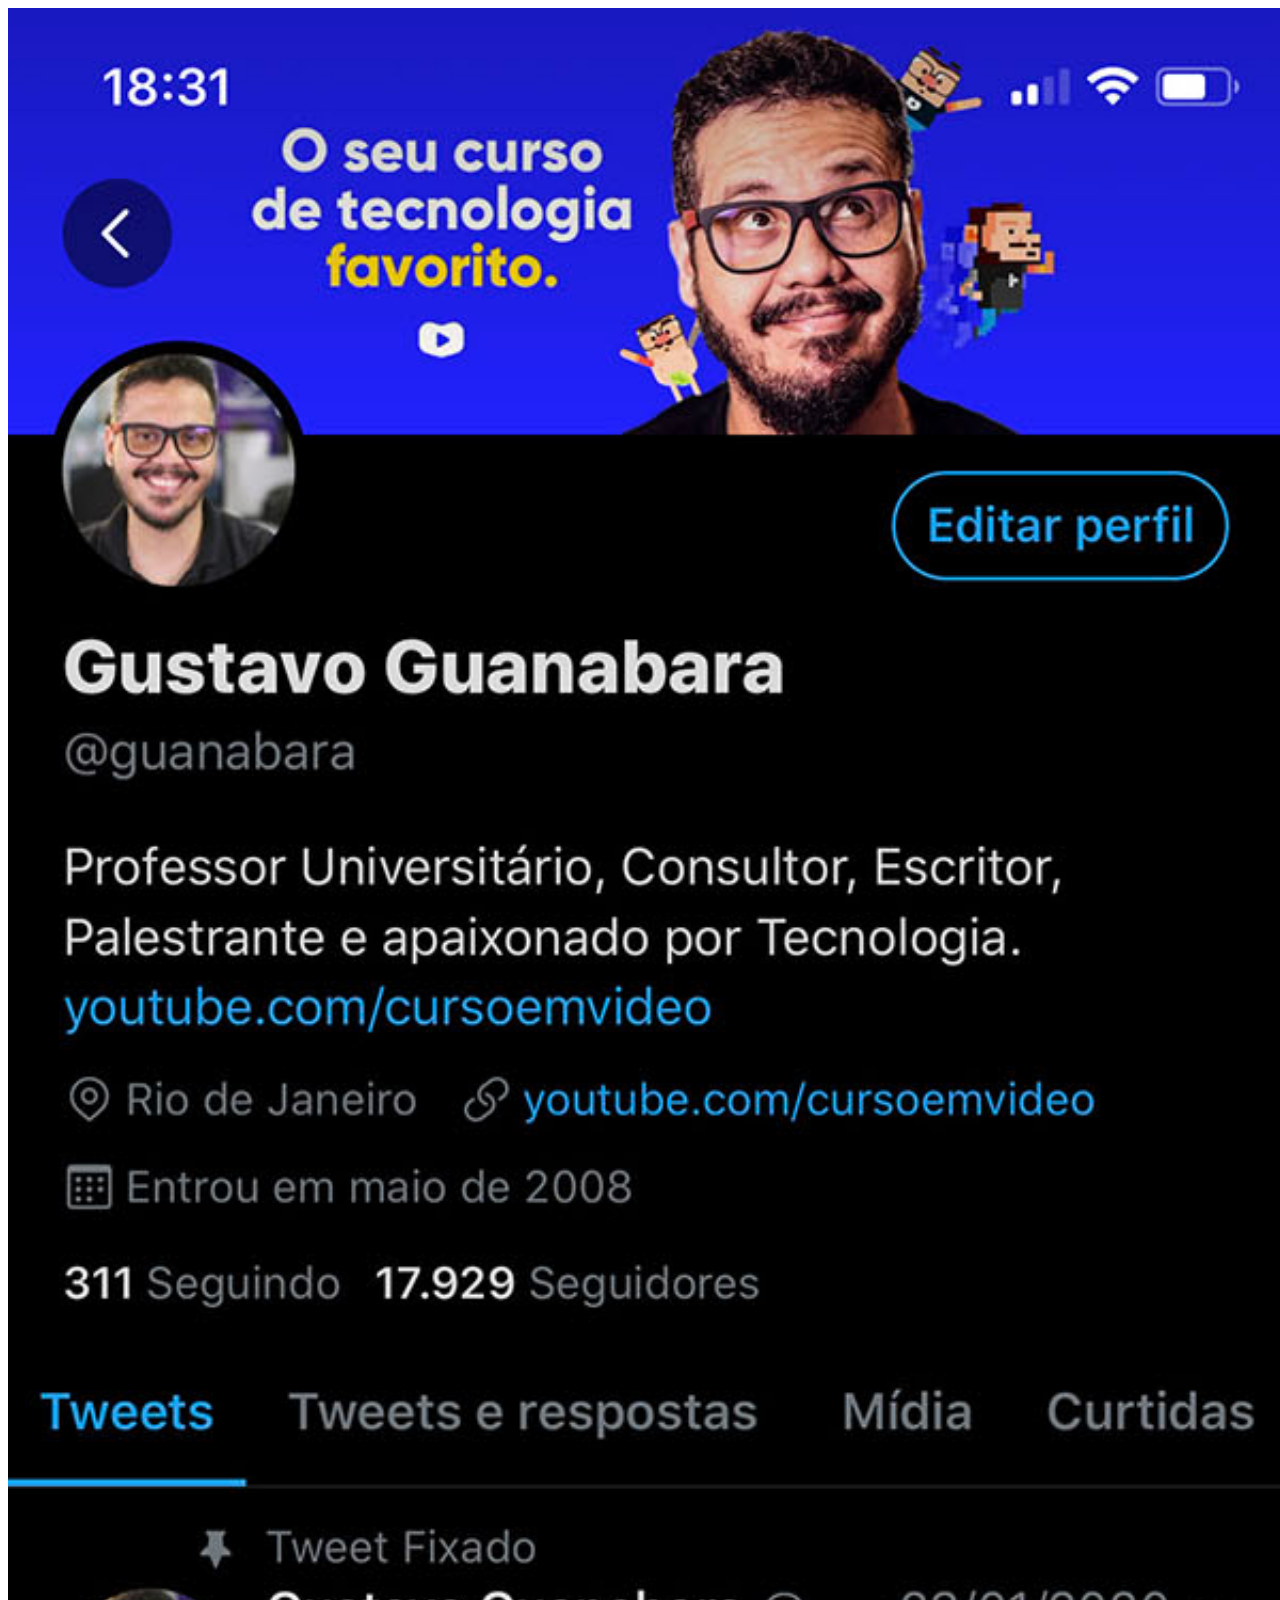
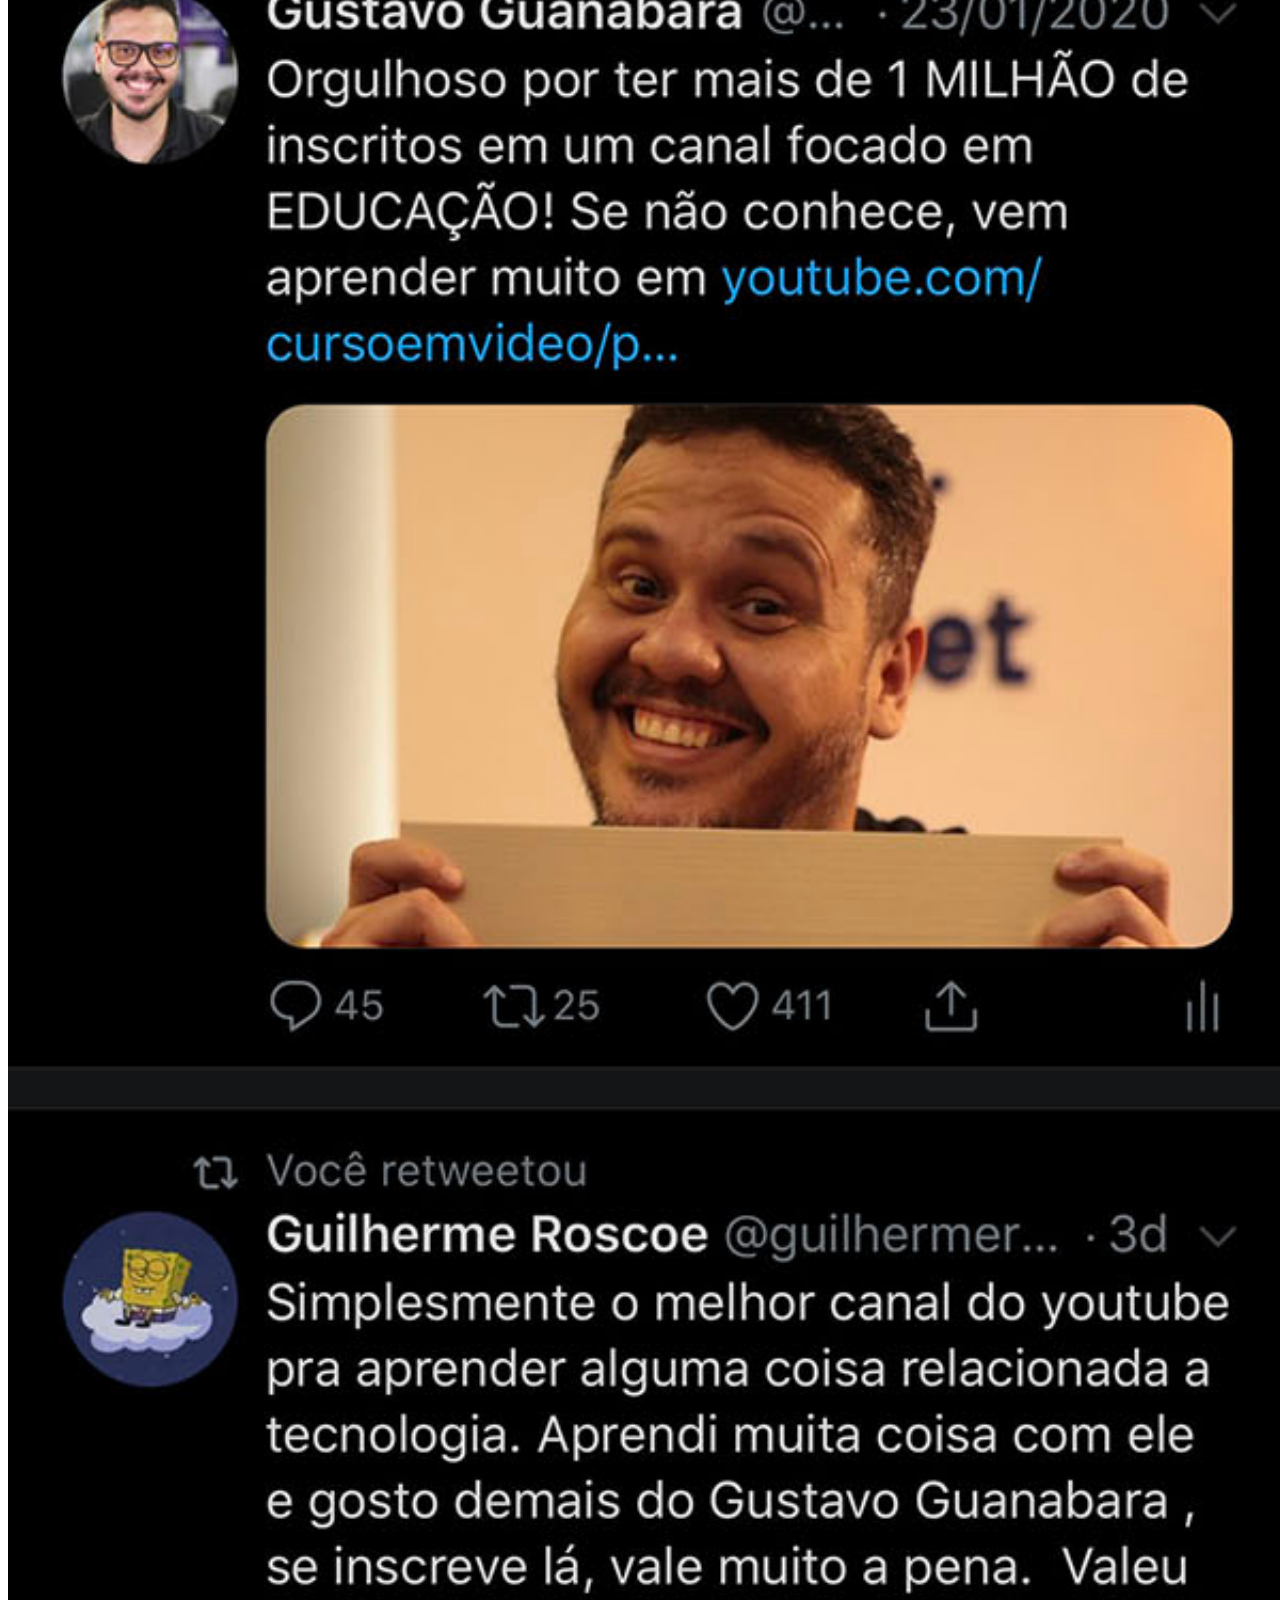
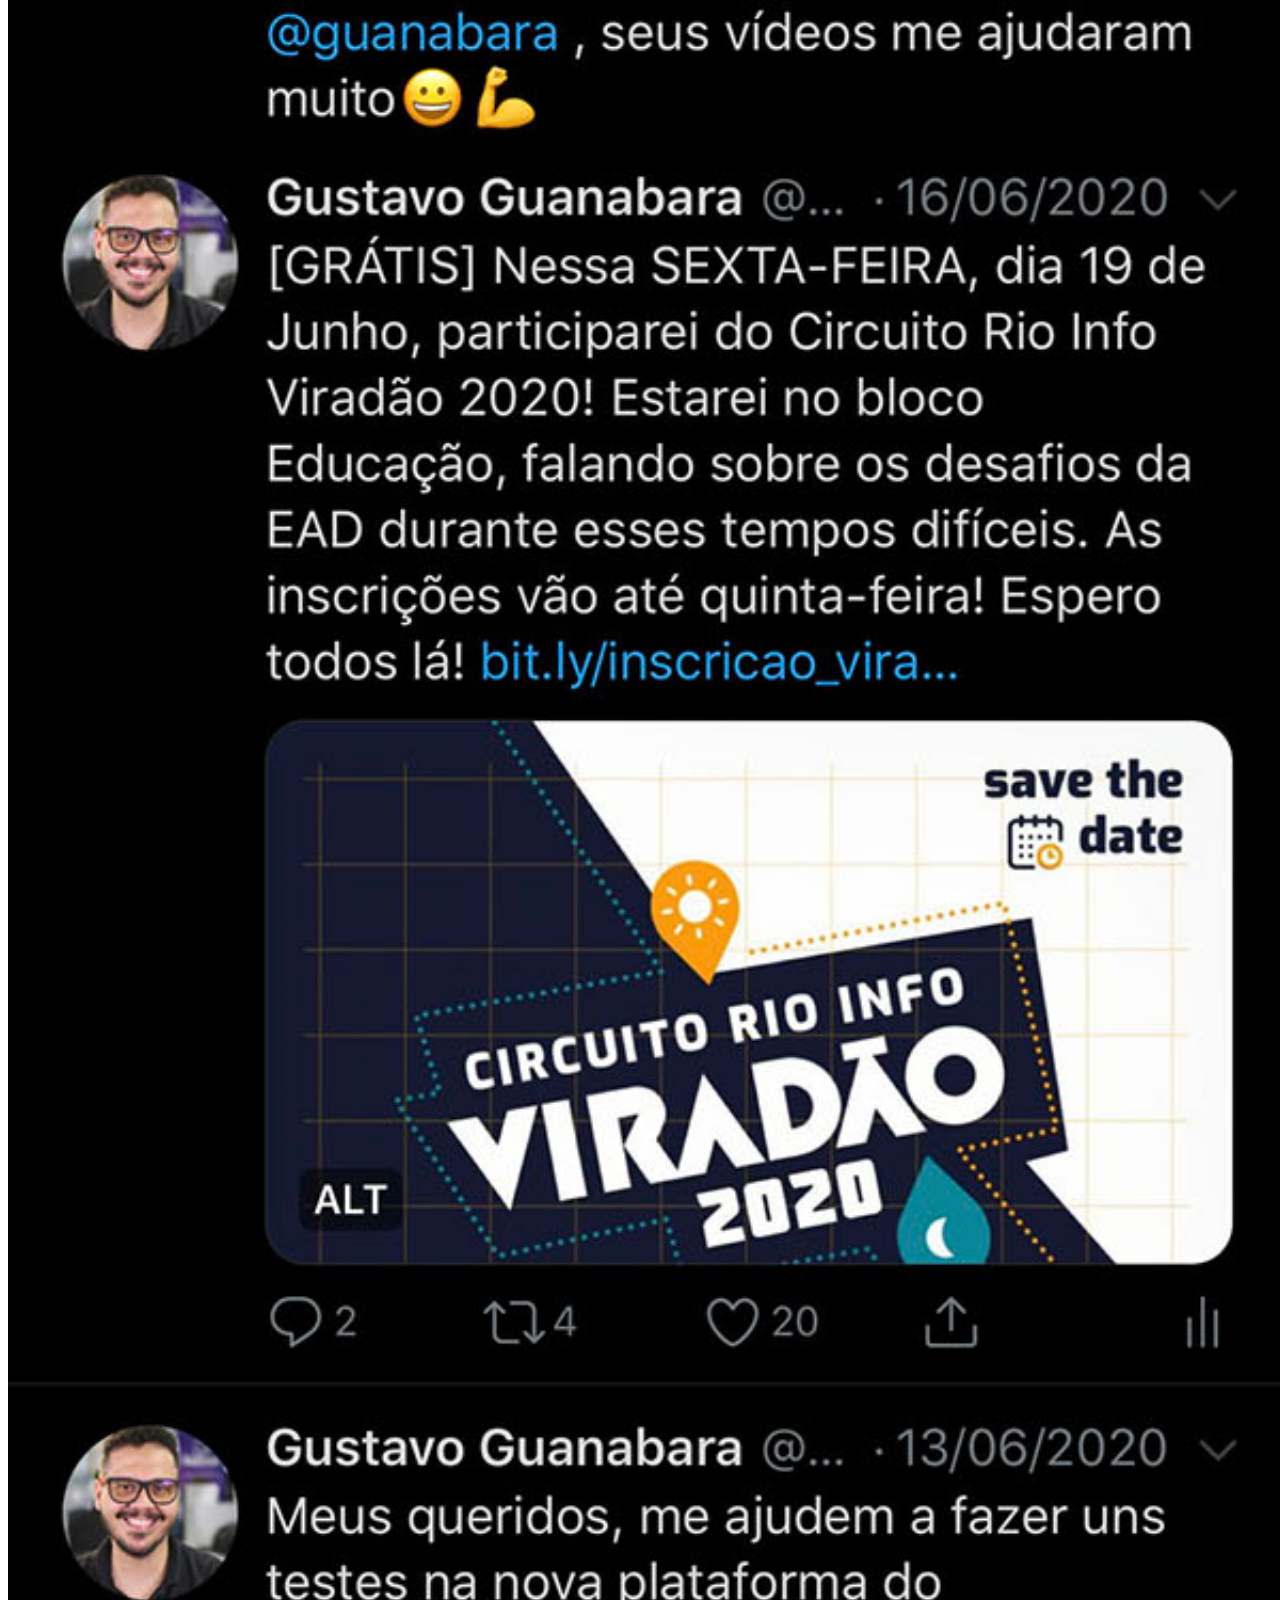
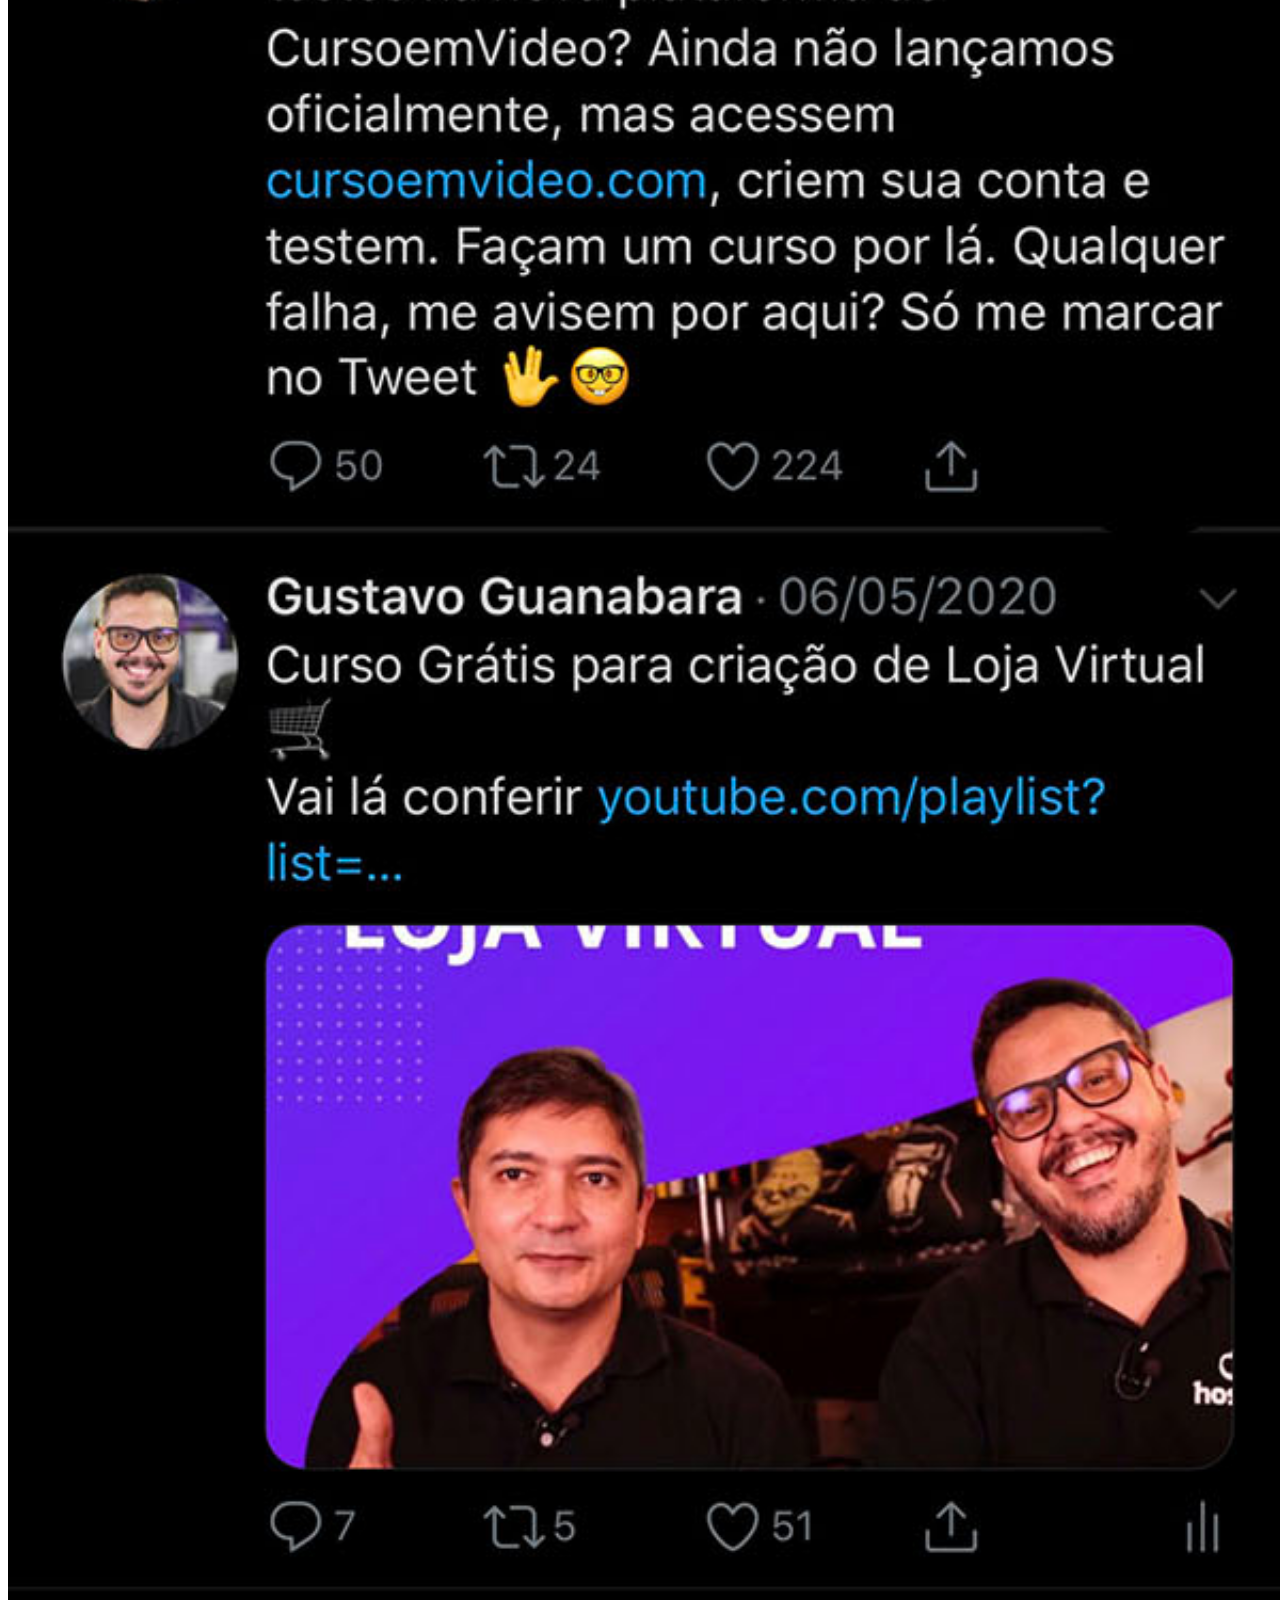
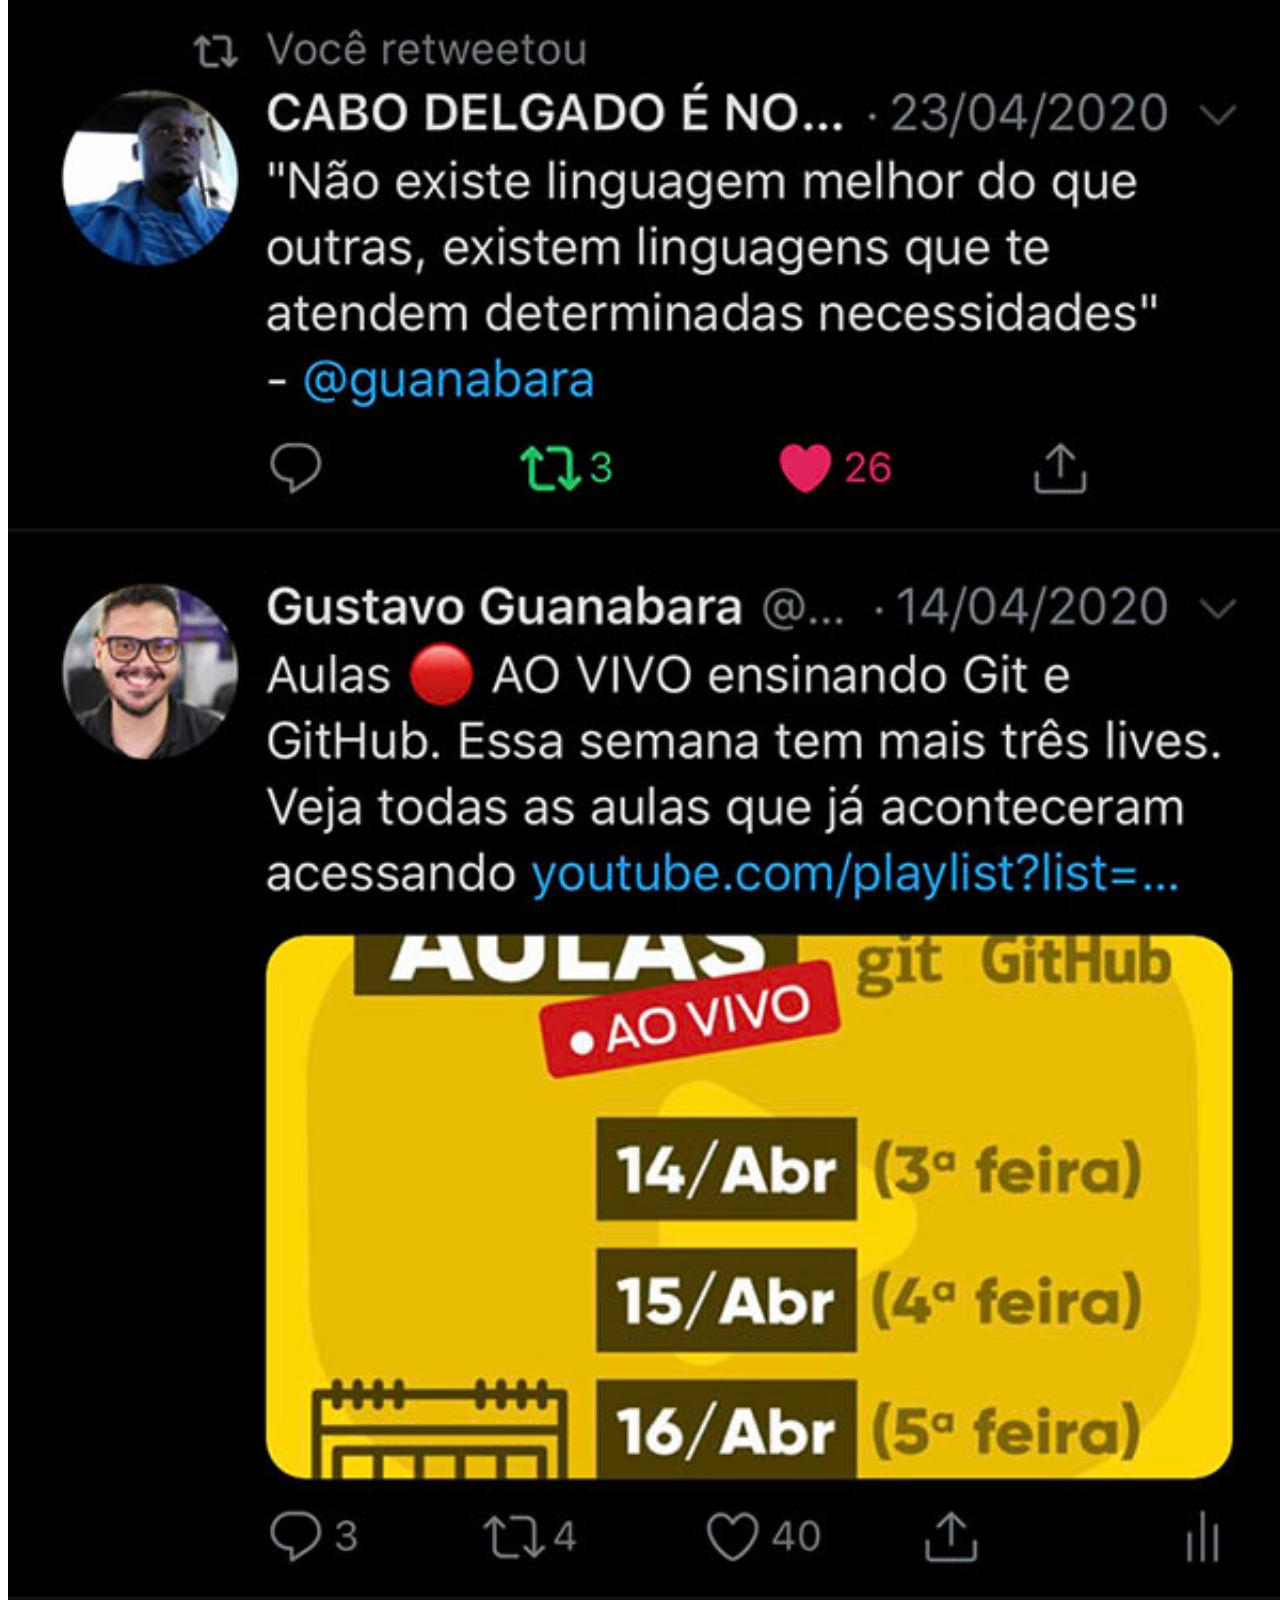
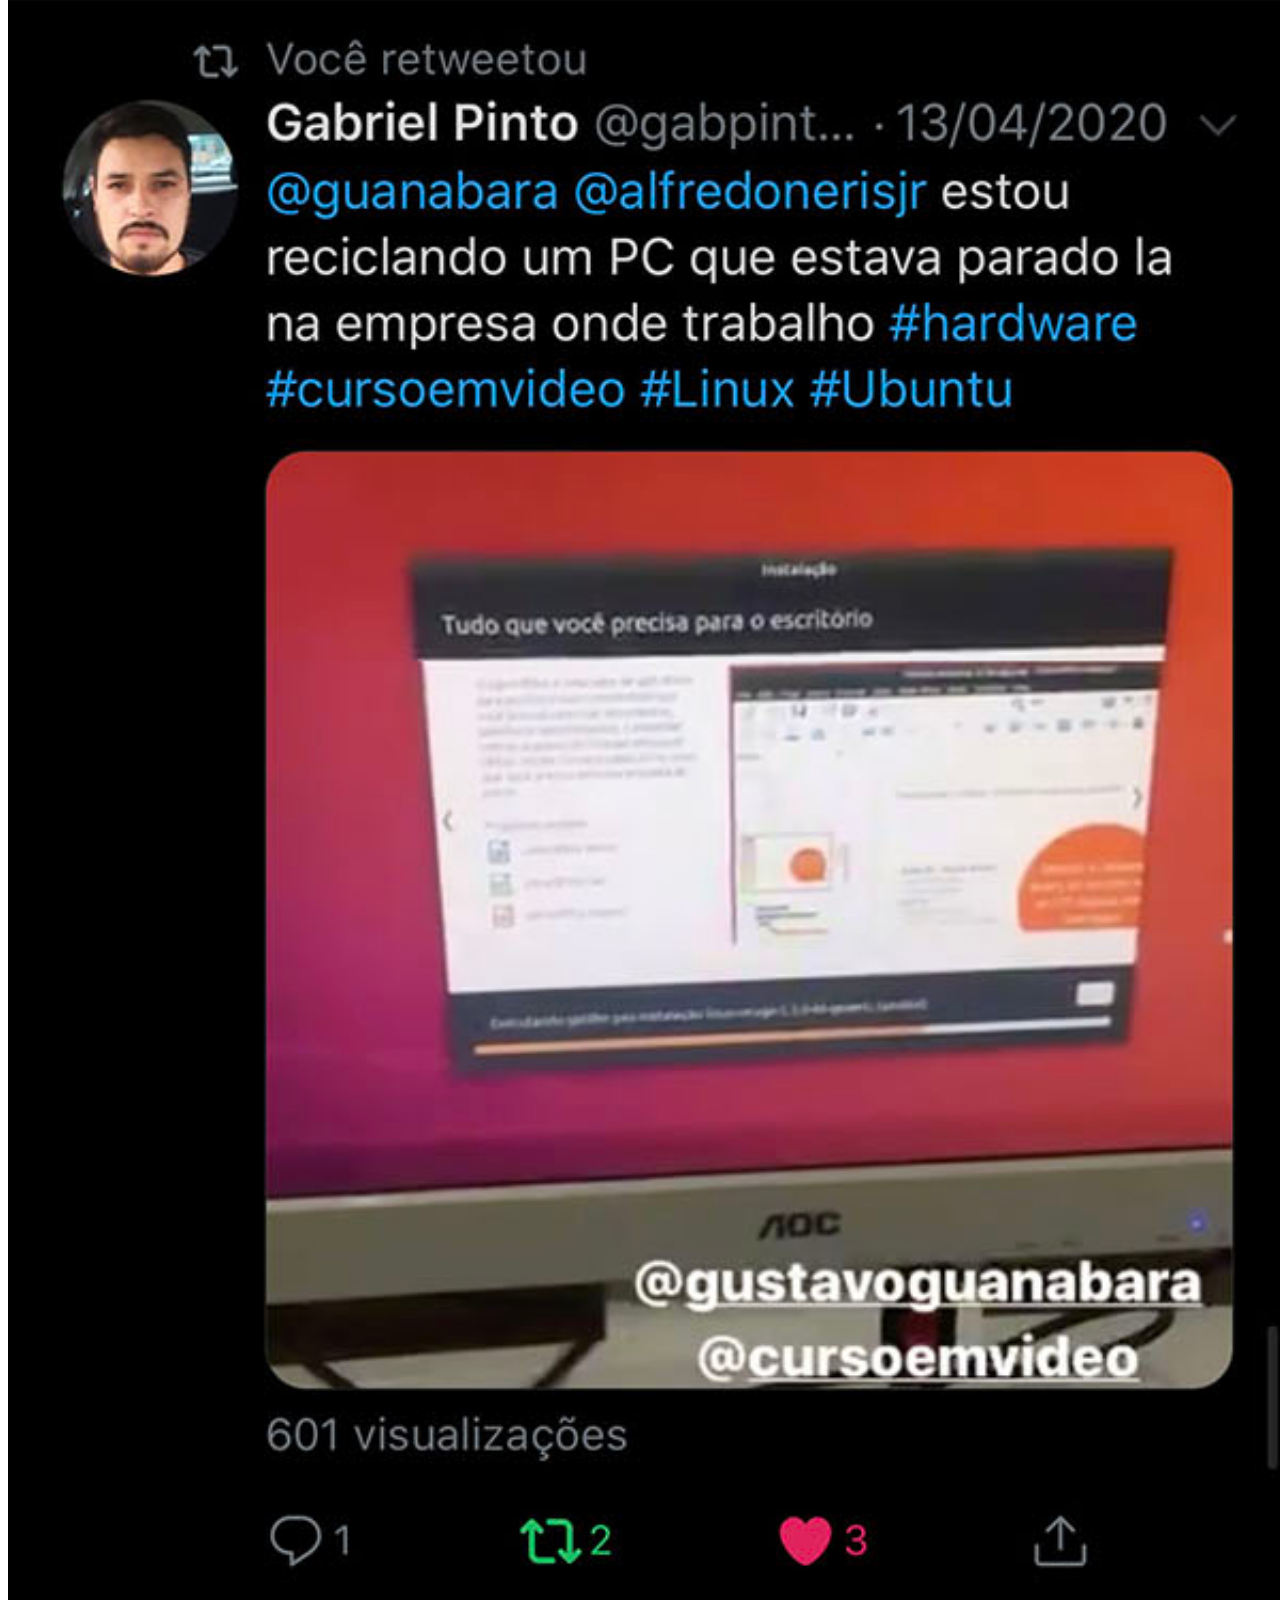
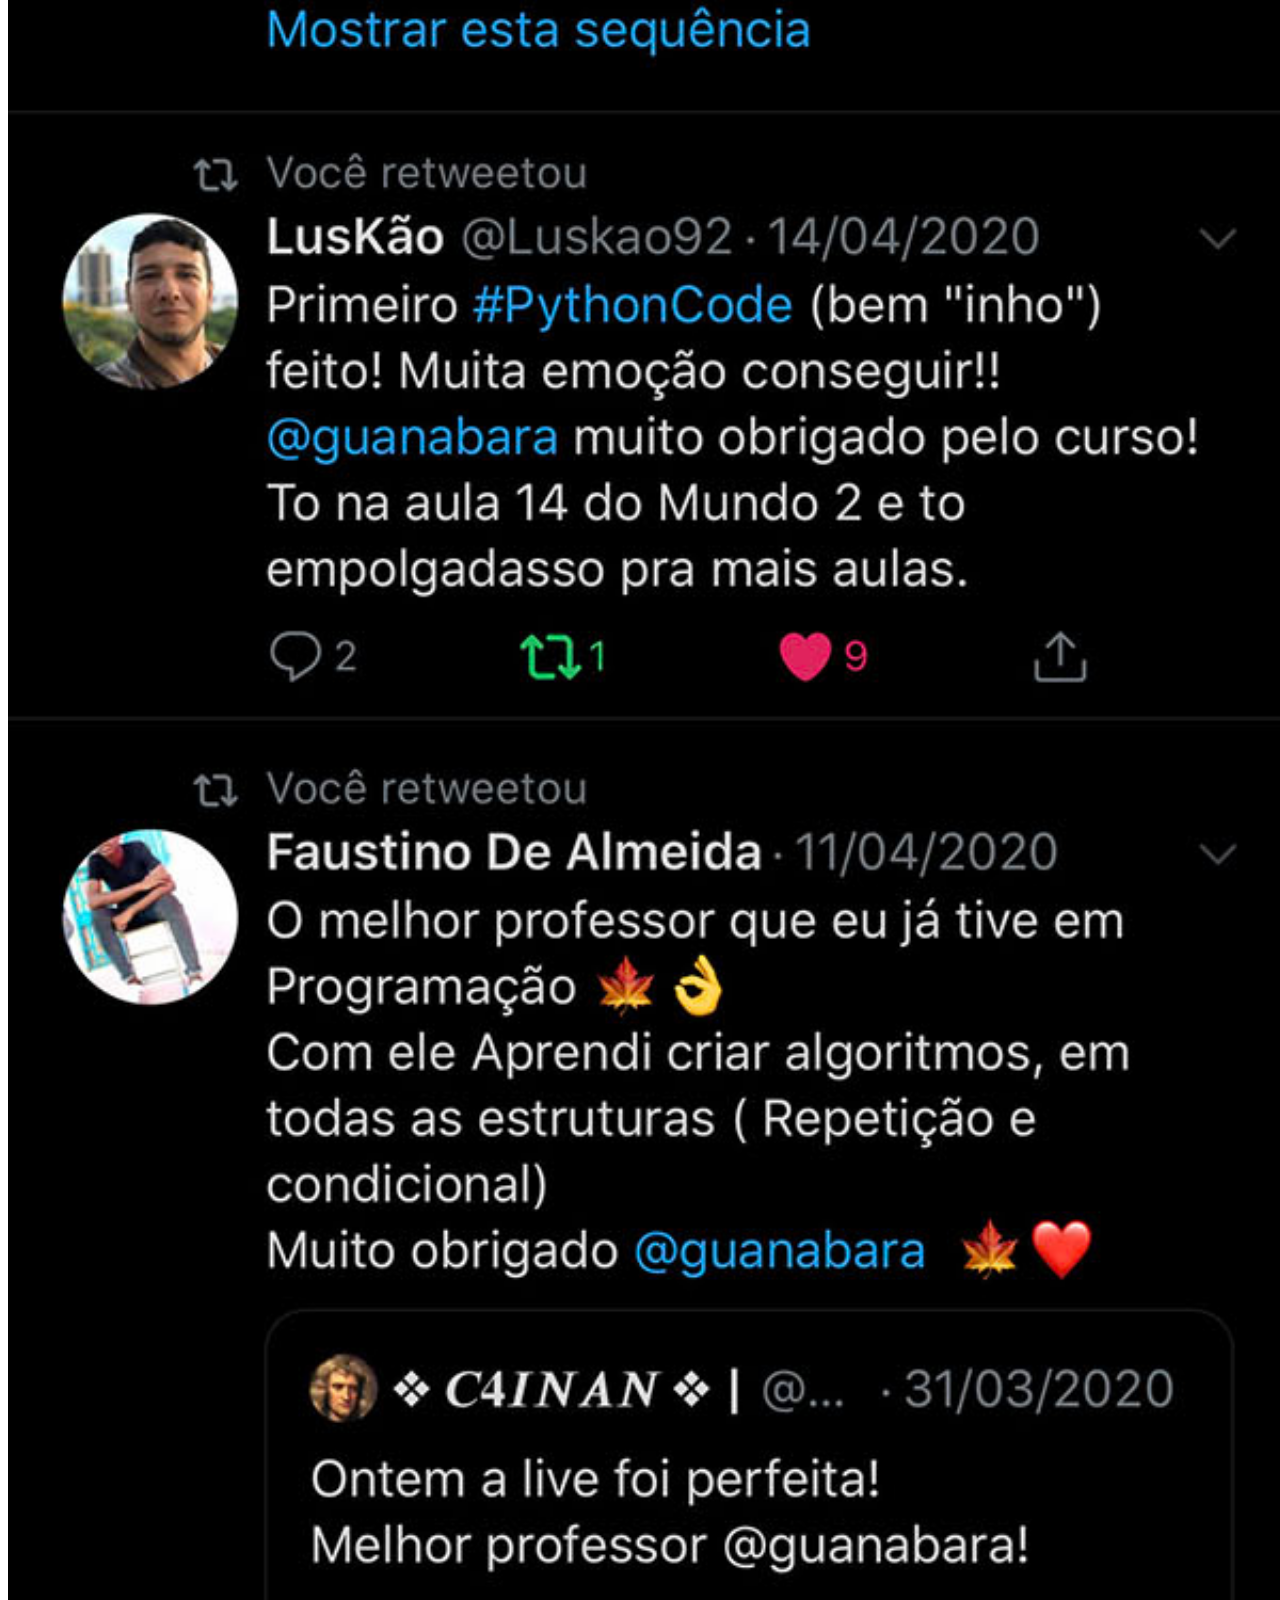
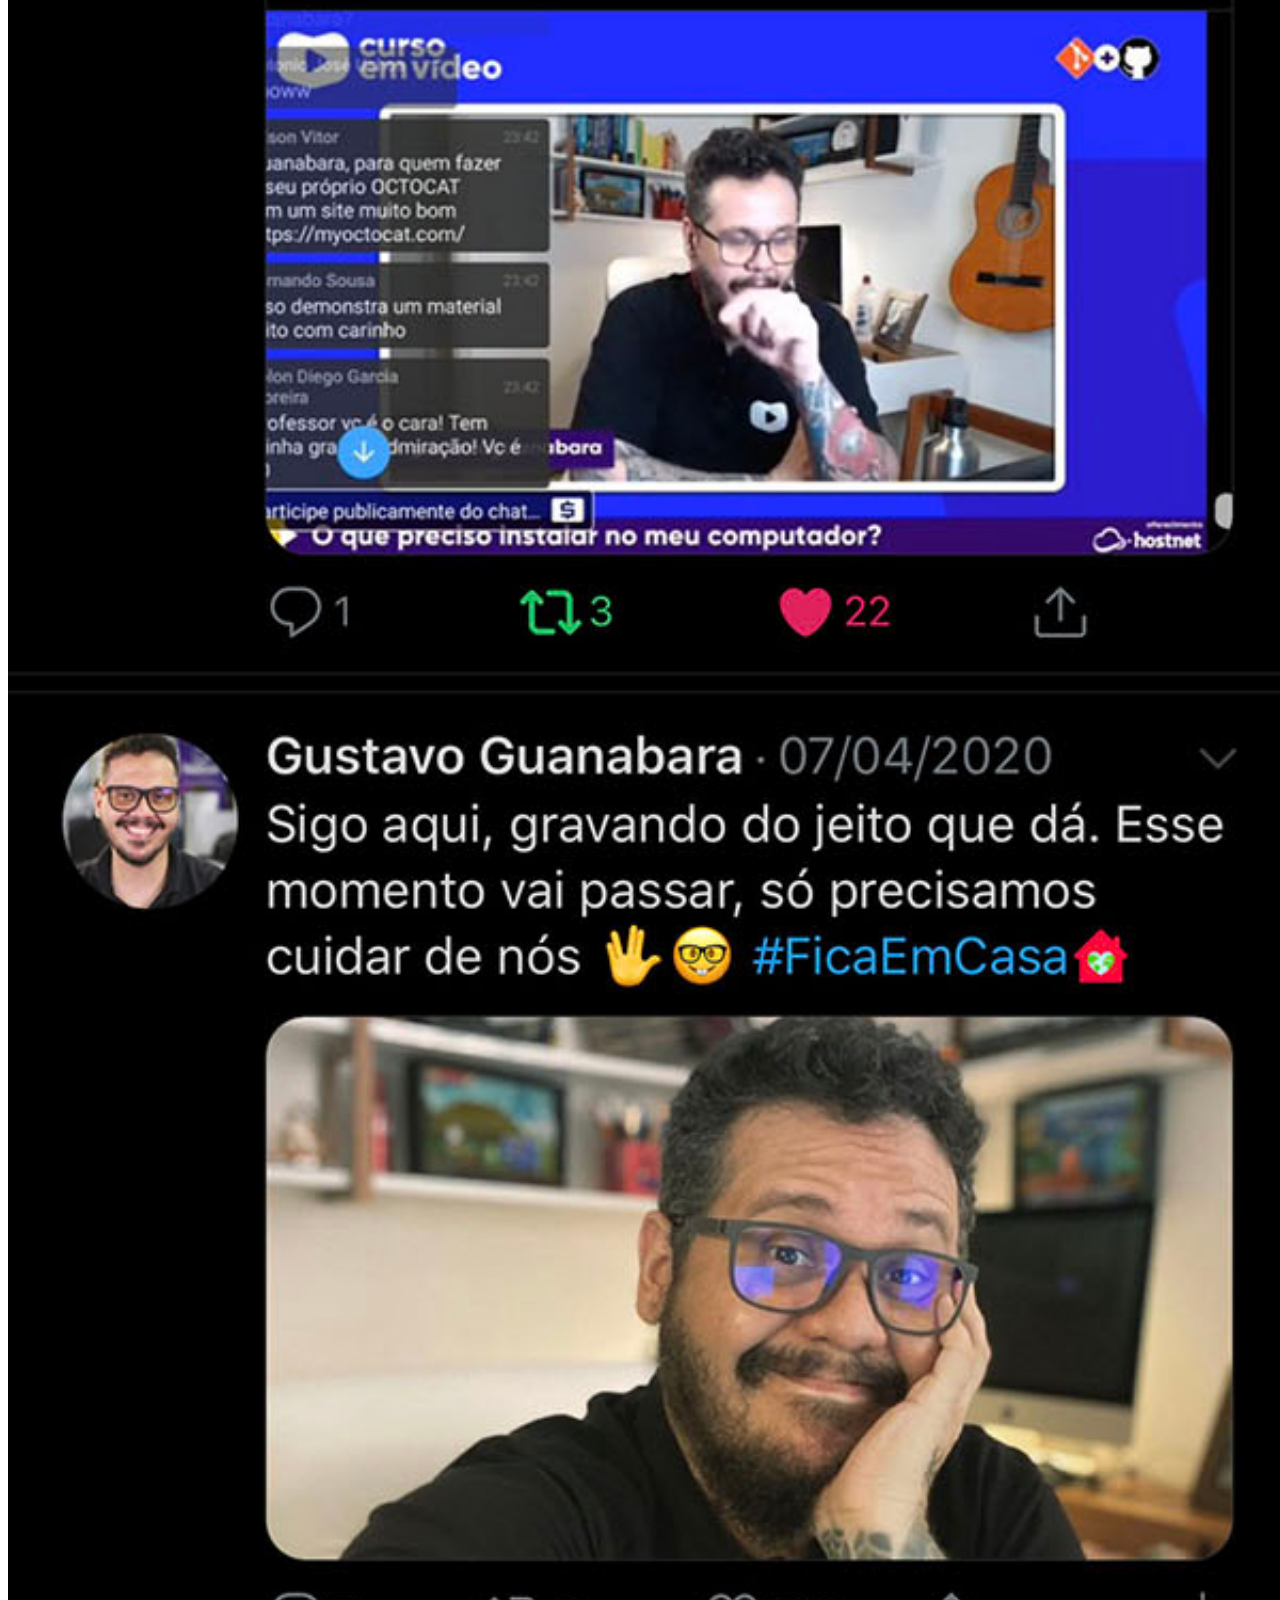
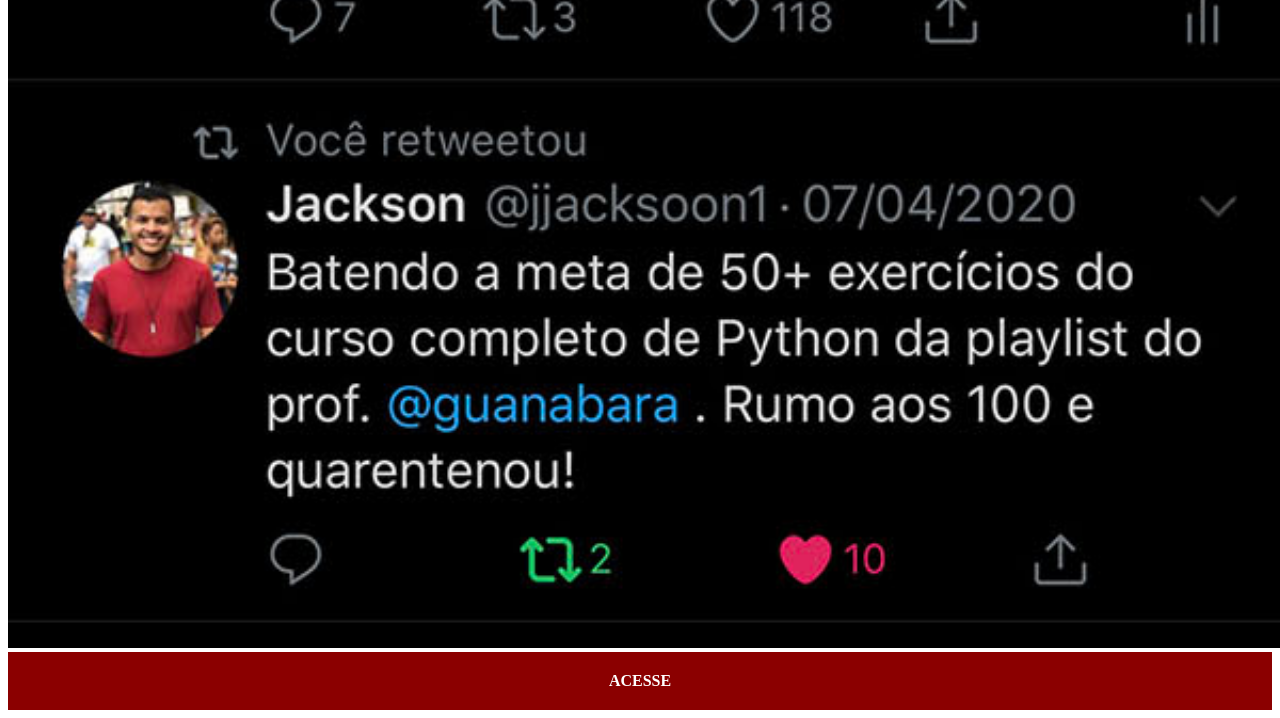
<file: twitter.html>
<!DOCTYPE html>
<html lang="pt-br">
<head>
    <meta charset="UTF-8">
    <meta name="viewport" content="width=device-width, initial-scale=1.0">
    <title>Twitter</title>
    <link rel="stylesheet" href="estilos/social.css">
</head>
<body>
    <img src="imagens/tela-twitter.jpg" alt="Twitter">
    <a href="https://x.com/guanabara" target="_blank">ACESSE</a>
</body>
</html>
</file>
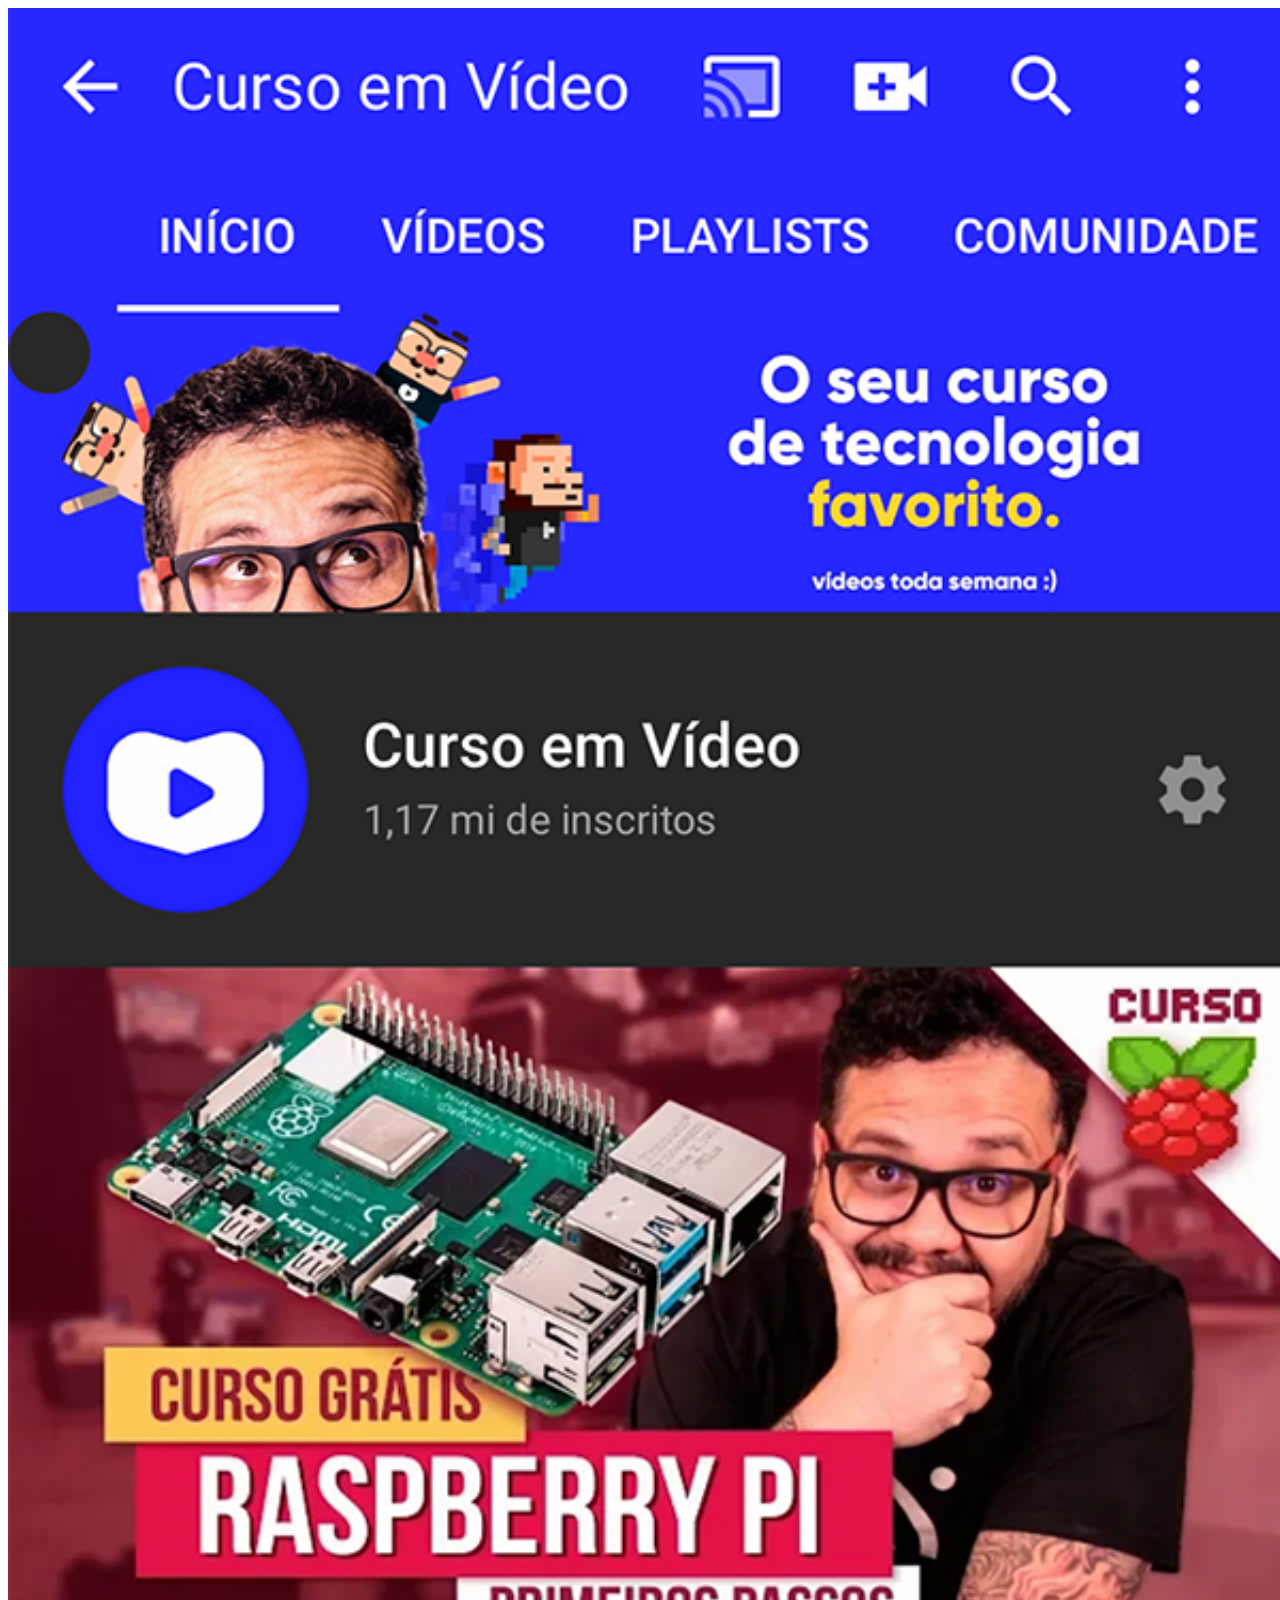
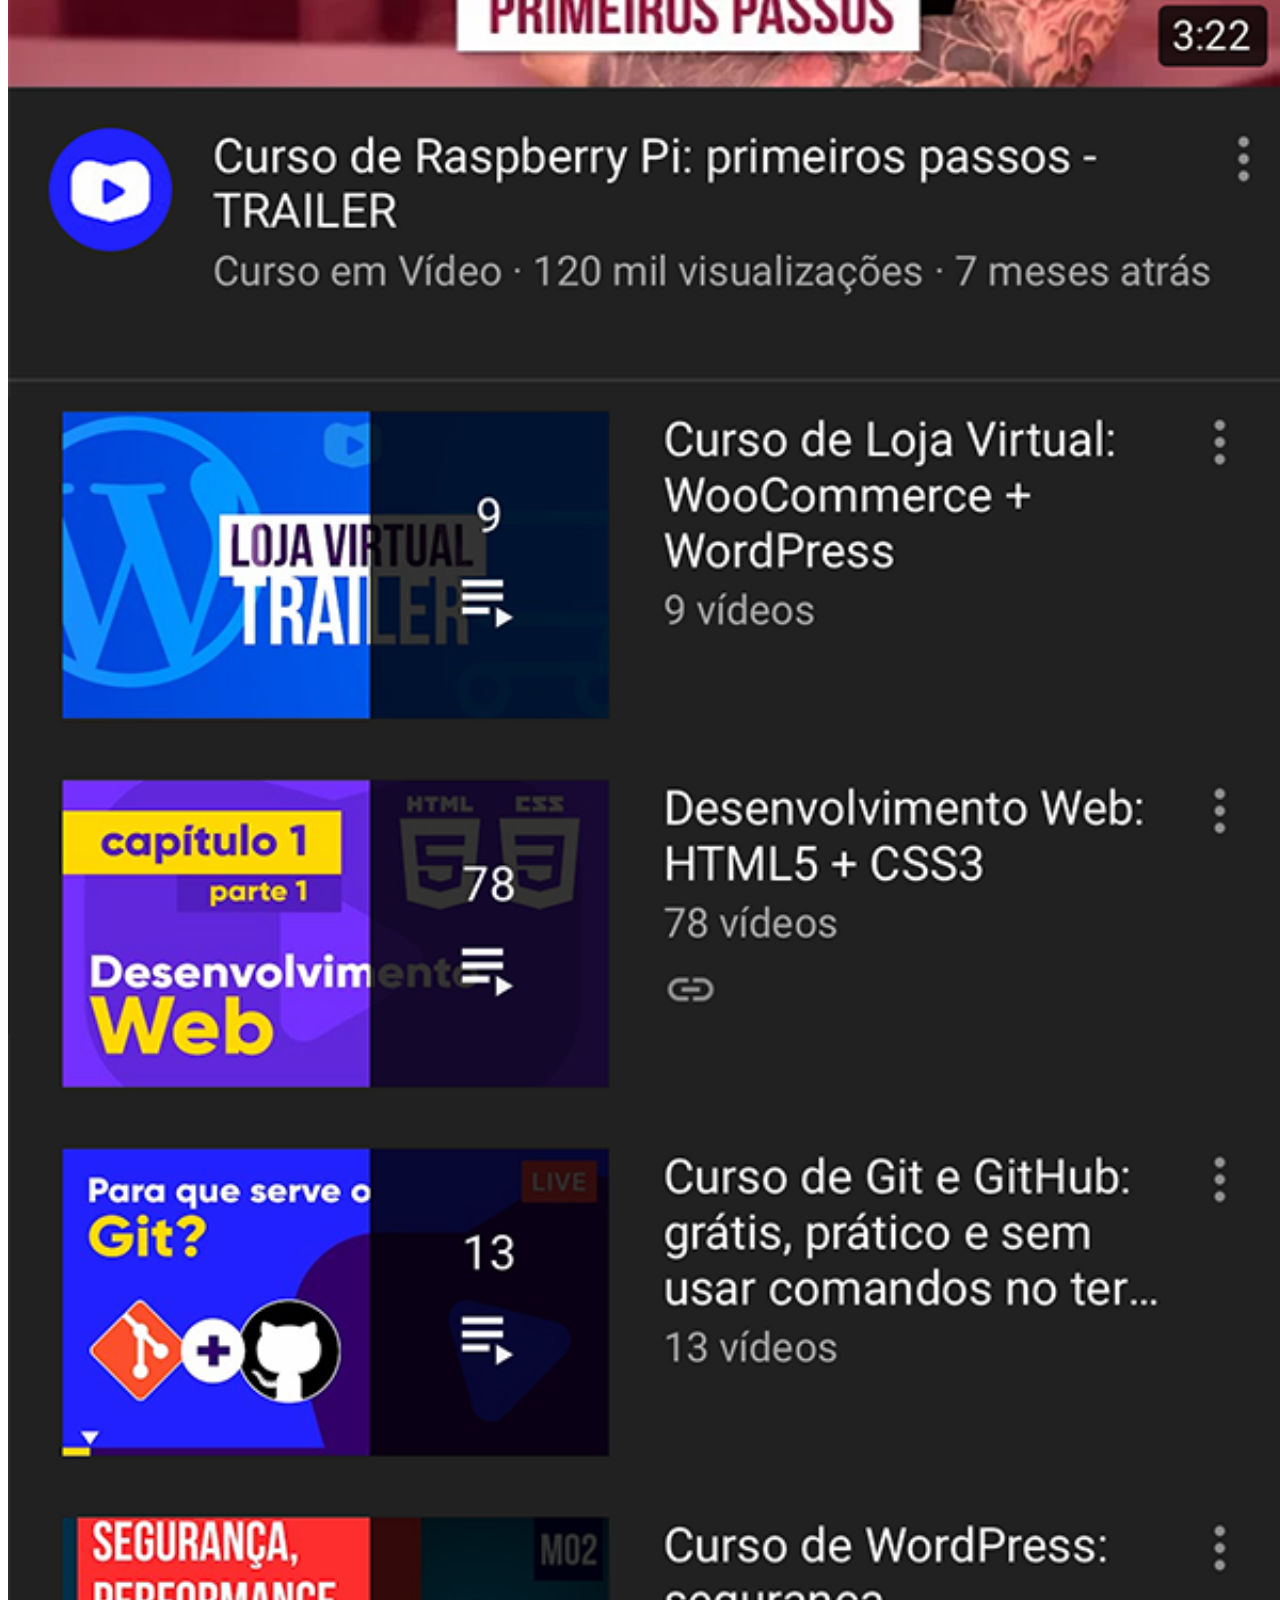
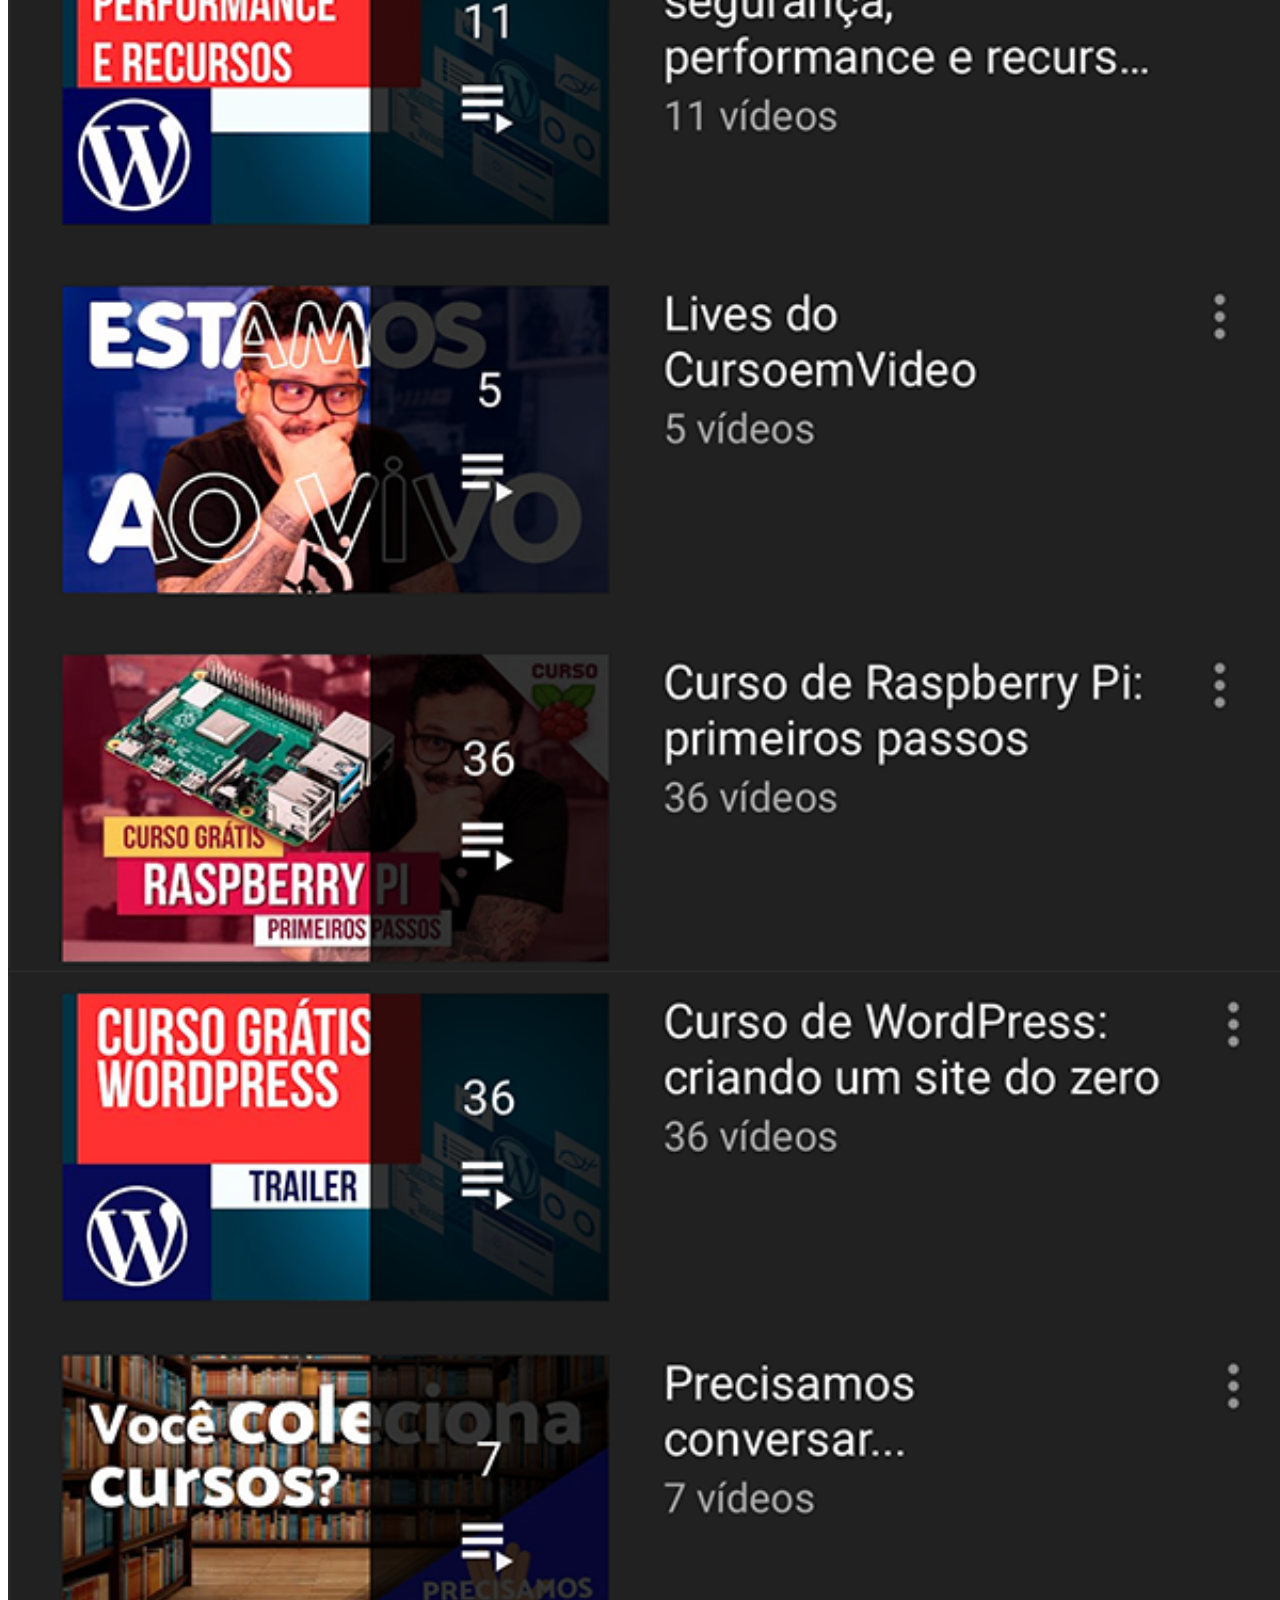
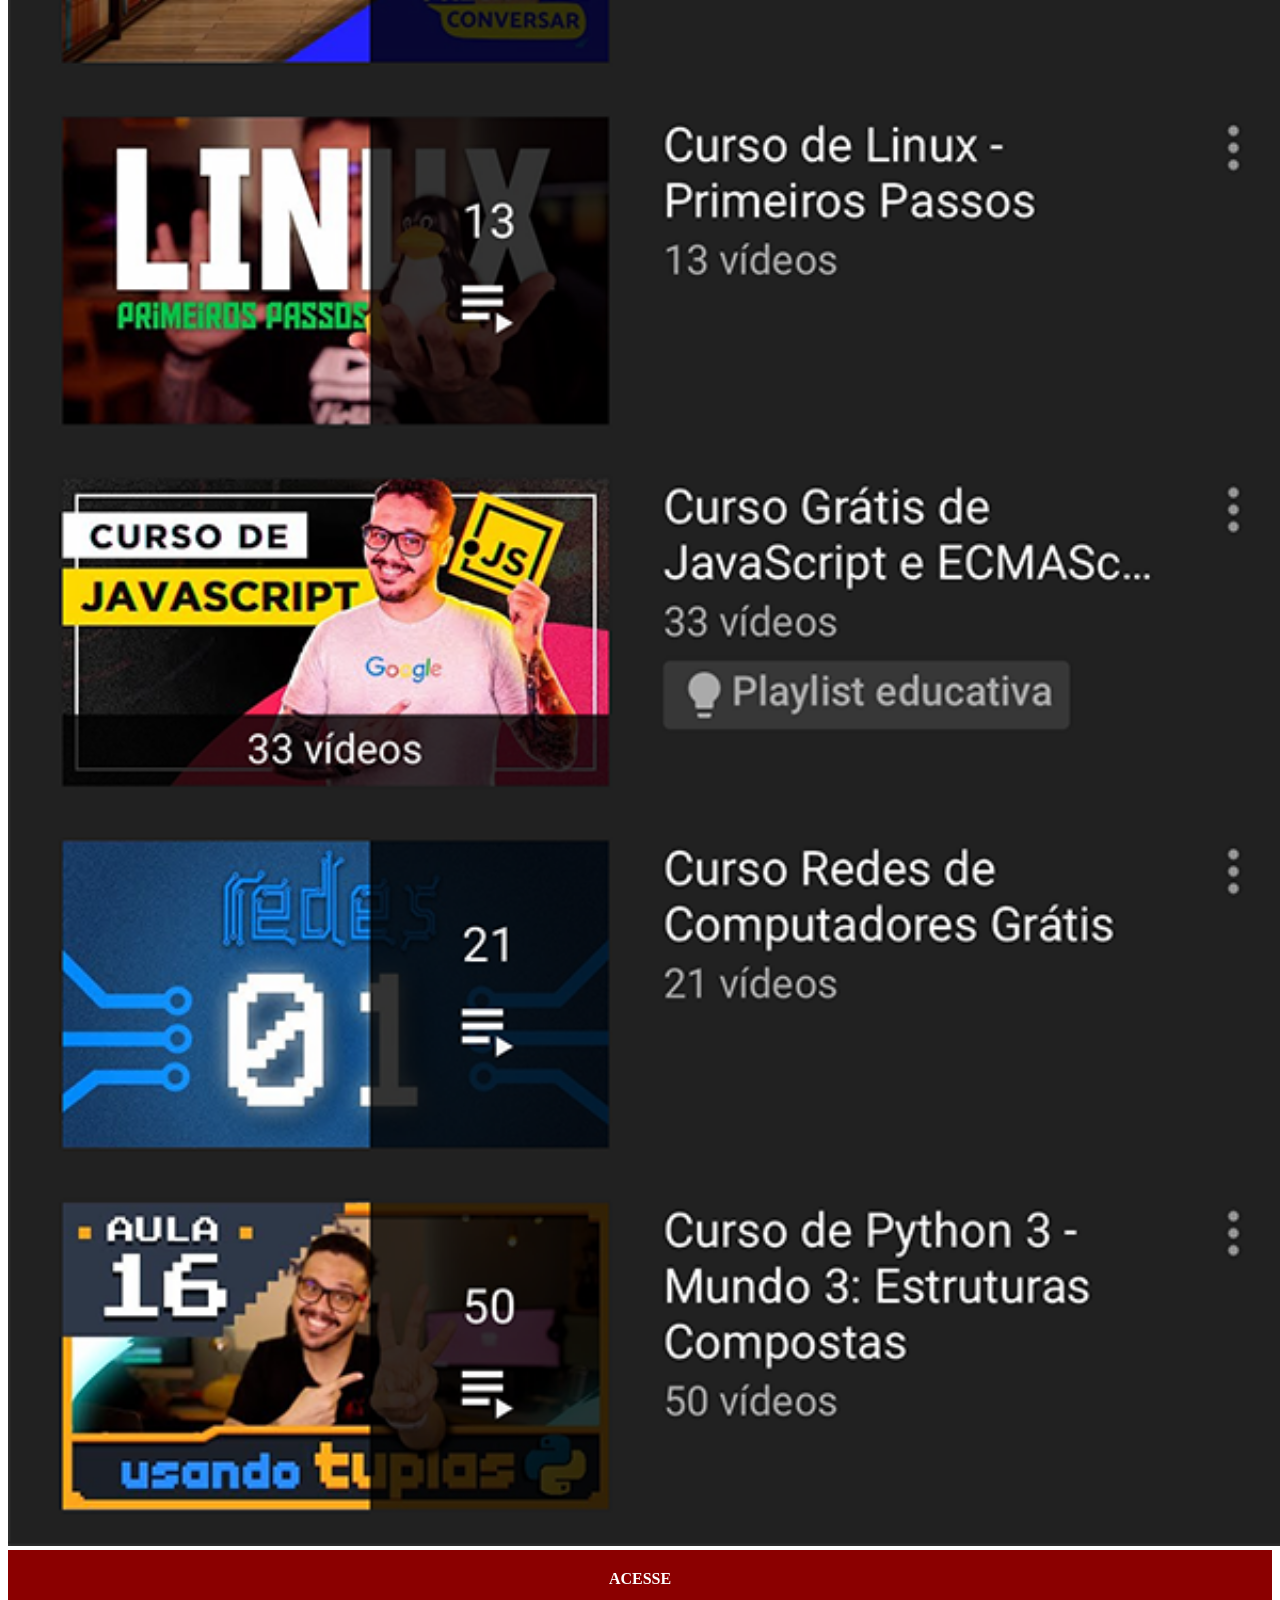
<file: youtube.html>
<!DOCTYPE html>
<html lang="pt-br">
<head>
    <meta charset="UTF-8">
    <meta name="viewport" content="width=device-width, initial-scale=1.0">
    <title>Youtube</title>
    <link rel="stylesheet" href="estilos/social.css">

</head>
<body>
    <img src="imagens/tela-youtube.png" alt="Youtube">
    <a href="https://www.youtube.com/c/CursoemV%C3%ADdeo/videos" target="_blank">ACESSE</a>
</body>
</html>
</file>
<file: estilos/style.css>
@charset "UTF-8";

* {
    margin: 0px;
    padding: 0px;
    font-family: Arial,Helvetica, sans-serif;
}
html, body {
    height: 100vh;
    width: 100vw;
    background-color: black;   
}

body {
    background: url('../imagens/fundo-madeira.jpg') no-repeat top center;
    background-size: cover;
    background-attachment: fixed;

}

main {
   position:relative;
   height: 100vh;
   
}
section#telefone {
    position: absolute;
    top:50%;
    left:50%;
    transform: translate(-50%, -50%);

    height: 627px;
    width: 311px;
    background: url('../imagens/frame-iphone.png')no-repeat;
}
iframe#tela {
    position:relative;
    top:80px;
    left: 22px;
    width: 267px;
    height:471px;
}
section#redes-sociais {
    text-align: right;
   
}
section#redes-sociais img {
    width: 50px;
    margin: 10px;
    border-radius: 50%;
    box-shadow: 2px 2px 5px rgba(0,0,0,0.400);
    box-sizing: border-box;
}

section#redes-sociais img:hover {
   border: 2px solid rgba(255, 255, 255, 0.637);
   transform: translate(-3px, -3px);
   box-shadow: 5px 5px 10px rgba(0,0,0,0.623);
   transition: transform .3s, border 1s;
}
</file>
<file: estilos/social.css>
#charset "UTF-8" 
* { 
    margin: 0px;
    padding: 0px;
    font-family: Arial, Helvetica, sans-serif;
}

::-webkit-scrollbar {
    width: 0px;
    height: 0px;
}

img {
    width: 100vw;
}

a {
    display: block;
    background-color: darkred;
    color: white ;
    padding: 20px;
    text-align: center;
    font-weight: bolder;
    text-decoration: none;
}
a:hover {
    background-color: red;
}
</file>
